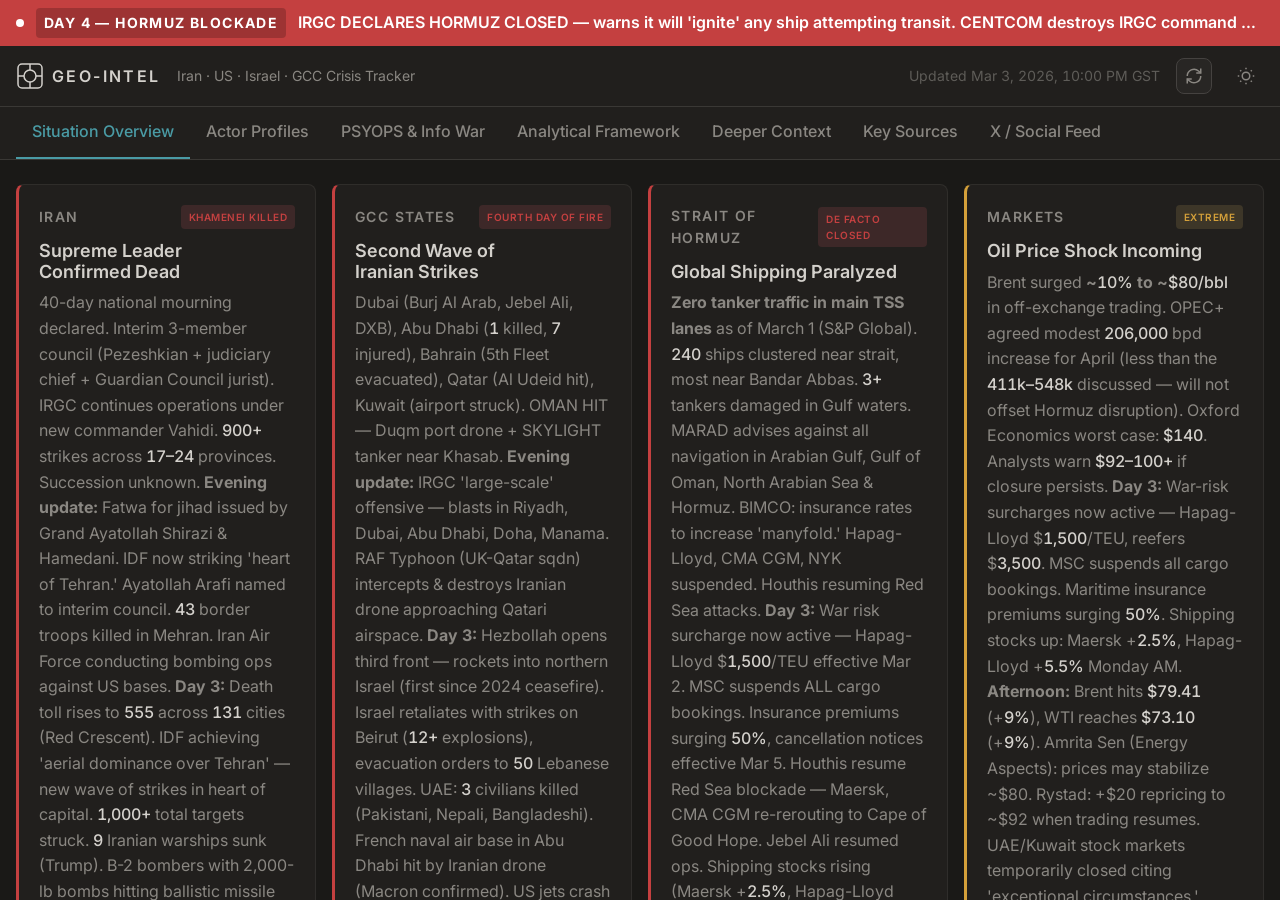
<file: index.html>
<!DOCTYPE html>
<html lang="en" data-theme="dark">
<head>
<meta charset="UTF-8">
<meta name="viewport" content="width=device-width, initial-scale=1.0, viewport-fit=cover">
<meta http-equiv="refresh" content="900">
<title>GEO-INTEL — Iran-US-Israel-GCC Crisis Tracker</title>
<link rel="preconnect" href="https://fonts.googleapis.com">
<link rel="preconnect" href="https://fonts.gstatic.com" crossorigin>
<link href="https://fonts.googleapis.com/css2?family=Inter:wght@400;500;600&family=Source+Serif+4:ital,opsz,wght@0,8..60,400;0,8..60,600;0,8..60,700;1,8..60,400&display=swap" rel="stylesheet">
<link rel="stylesheet" href="./base.css">
<link rel="stylesheet" href="./style.css">
<link rel="stylesheet" href="./dashboard.css">
<link rel="stylesheet" href="./psyops.css">
</head>
<body>
<a href="#main-content" class="sr-only" style="position:absolute;top:0;left:0;padding:var(--space-2) var(--space-4);background:var(--color-primary);color:var(--color-text-inverse);z-index:9999;">Skip to content</a>

<!-- BREAKING BANNER -->
<div class="breaking-banner" role="alert">
<span class="breaking-dot" aria-hidden="true"></span>
<span class="breaking-label">DAY 4 — HORMUZ BLOCKADE</span>
<span class="breaking-text">IRGC DECLARES HORMUZ CLOSED — warns it will 'ignite' any ship attempting transit. CENTCOM destroys IRGC command centers &amp; air defenses. Duqm port fuel tank struck AGAIN. Iraq shuts Rumaila oil field (1.5M bpd). UAE: 186 missiles, 812 drones detected; 3 dead, 68 injured. IRGC claims 'massive' strike on Sheikh Isa base, Bahrain. Brent crude $83.72 (+20%). Hezbollah drone swarm hits Ramat David AB. 150+ ships stranded Day 4. — March 3, 2026, 10:00 PM GST</span>
</div>

<!-- HEADER -->
<header class="site-header">
<div class="header-inner">
<div class="header-left">
<div class="logo" aria-label="GEO-INTEL">
<svg width="28" height="28" viewBox="0 0 28 28" fill="none">
<rect x="2" y="2" width="24" height="24" rx="4" stroke="currentColor" stroke-width="1.5" fill="none"/>
<circle cx="14" cy="14" r="6" stroke="currentColor" stroke-width="1.5" fill="none"/>
<line x1="14" y1="2" x2="14" y2="8" stroke="currentColor" stroke-width="1.5"/>
<line x1="14" y1="20" x2="14" y2="26" stroke="currentColor" stroke-width="1.5"/>
<line x1="2" y1="14" x2="8" y2="14" stroke="currentColor" stroke-width="1.5"/>
<line x1="20" y1="14" x2="26" y2="14" stroke="currentColor" stroke-width="1.5"/>
</svg>
<span class="logo-text">GEO-INTEL</span>
</div>
<span class="header-subtitle">Iran · US · Israel · GCC Crisis Tracker</span>
</div>
<div class="header-right">
<span class="last-updated">Updated Mar 3, 2026, 10:00 PM GST</span>
<button id="refresh-btn" aria-label="Check for updates" class="refresh-btn" title="Check for updates">
<svg width="18" height="18" viewBox="0 0 24 24" fill="none" stroke="currentColor" stroke-width="2">
<path d="M21 2v6h-6"/><path d="M3 12a9 9 0 0 1 15-6.7L21 8"/>
<path d="M3 22v-6h6"/><path d="M21 12a9 9 0 0 1-15 6.7L3 16"/>
</svg>
</button>
<button data-theme-toggle aria-label="Switch to light mode" class="theme-btn">
<svg width="18" height="18" viewBox="0 0 24 24" fill="none" stroke="currentColor" stroke-width="2">
<circle cx="12" cy="12" r="5"/><path d="M12 1v2M12 21v2M4.22 4.22l1.42 1.42M18.36 18.36l1.42 1.42M1 12h2M21 12h2M4.22 19.78l1.42-1.42M18.36 5.64l1.42-1.42"/>
</svg>
</button>
</div>
</div>
</header>

<!-- TAB NAVIGATION -->
<nav class="tab-nav" role="tablist" aria-label="Dashboard sections">
<button role="tab" aria-selected="true" aria-controls="tab-situation" data-tab="situation" class="tab-btn active">Situation Overview</button>
<button role="tab" aria-selected="false" aria-controls="tab-actors" data-tab="actors" class="tab-btn">Actor Profiles</button>
<button role="tab" aria-selected="false" aria-controls="tab-psyops" data-tab="psyops" class="tab-btn">PSYOPS &amp; Info War</button>
<button role="tab" aria-selected="false" aria-controls="tab-analysis" data-tab="analysis" class="tab-btn">Analytical Framework</button>
<button role="tab" aria-selected="false" aria-controls="tab-context" data-tab="context" class="tab-btn">Deeper Context</button>
<button role="tab" aria-selected="false" aria-controls="tab-sources" data-tab="sources" class="tab-btn">Key Sources</button>
<button role="tab" aria-selected="false" aria-controls="tab-social" data-tab="social" class="tab-btn">X / Social Feed</button>
</nav>

<!-- MAIN CONTENT -->
<main id="main-content" class="main-content">

<!-- ================================================
TAB 1: SITUATION OVERVIEW
================================================ -->
<section id="tab-situation" role="tabpanel" class="tab-panel active" aria-labelledby="tab-situation-btn">

<!-- STATUS CARDS -->
<div class="status-cards">
<div class="status-card status-critical">
<div class="status-card-header">
<span class="status-label">IRAN</span>
<span class="status-badge badge-critical">KHAMENEI KILLED</span>
</div>
<h3 class="status-title">Supreme Leader Confirmed Dead</h3>
<p class="status-body">40-day national mourning declared. Interim 3-member council (Pezeshkian + judiciary chief + Guardian Council jurist). IRGC continues operations under new commander Vahidi. <span class="num">900+</span> strikes across <span class="num">17–24</span> provinces. Succession unknown. <strong>Evening update:</strong> Fatwa for jihad issued by Grand Ayatollah Shirazi &amp; Hamedani. IDF now striking 'heart of Tehran.' Ayatollah Arafi named to interim council. <span class="num">43</span> border troops killed in Mehran. Iran Air Force conducting bombing ops against US bases. <strong>Day 3:</strong> Death toll rises to <span class="num">555</span> across <span class="num">131</span> cities (Red Crescent). IDF achieving 'aerial dominance over Tehran' — new wave of strikes in heart of capital. <span class="num">1,000+</span> total targets struck. <span class="num">9</span> Iranian warships sunk (Trump). B-2 bombers with 2,000-lb bombs hitting ballistic missile facilities. Succession accelerating — new leader potentially within 1–2 days (Araghchi). 4-member interim council (added Ghalibaf). Larijani denies any renewed talks with Washington. <strong>Day 3 Afternoon:</strong> Iran Army targets Ali al-Salem Air Base (Kuwait) and 'enemy ships north of India' with <span class="num">15</span> cruise missiles (state TV). Qatar now deploying fighter jets to intercept threats over Gulf waters (previously Patriot only). <span class="num">20+</span> killed at Niloofar Square, Tehran. Trump claims <span class="num">48</span> Iranian officials killed total. Israel mobilizes <span class="num">100,000</span> reservists for 'additional theaters.' <strong>Day 3 Evening:</strong> No major new operational disclosures; focus shifted to second-order impacts — shipping/insurance/diplomacy. IRGC continues autonomous operations under decentralized command. Internet blackout persists. <strong>Day 4 Morning:</strong> IRGC senior adviser Jabari declares Hormuz closed on state TV — 'we will ignite any vessel attempting to cross.' Larijani formally declares Iran will NOT negotiate with US, says Iran 'prepared for prolonged conflict.' US now targeting police stations, Basij bases, and intelligence centers across Tehran including Grand Bazaar complex. US struck <span class="num">1,250+</span> targets in first 48 hours. IDF claims air dominance continues with 'stand-in' munitions dropped directly on Tehran targets. Iran's internet blackout persists. Succession: Arafi named Assembly of Experts chairman; 4-member interim council functioning. Death toll confirmed <span class="num">555</span> across <span class="num">131</span> cities (Red Crescent). Real toll rumored in thousands. Iran had <span class="num">11</span> ships in Gulf of Oman on Day 3 — CENTCOM says that dropped to zero by Day 4 morning. <strong>Day 4 Evening:</strong> CENTCOM announces destruction of IRGC command &amp; control facilities, air defense systems, missile/drone launch sites, and military airfields. <span class="num">13</span> Iranian soldiers killed in Kerman attack; <span class="num">5</span> IRGC air/navy killed in Bushehr strikes. Explosions echo across Tehran, Isfahan, Shiraz overnight. Trump: US can sustain ops 'far beyond' 4–5 weeks. Israel targeting air defense operators &amp; radar personnel directly. Natanz nuclear facility struck again (March 2 satellite imagery shows severe damage to <span class="num">3</span> buildings). Minab school mass funeral held — <span class="num">165</span> schoolgirls/staff mourned, UNESCO condemns. IRGC claims 'massive' strike on US Sheikh Isa base in Bahrain (<span class="num">20</span> drones + <span class="num">3</span> missiles, claims command building destroyed &amp; fuel tanks ablaze — unconfirmed by US).</p>
</div>
<div class="status-card status-critical">
<div class="status-card-header">
<span class="status-label">GCC STATES</span>
<span class="status-badge badge-critical">FOURTH DAY OF FIRE</span>
</div>
<h3 class="status-title">Second Wave of Iranian Strikes</h3>
<p class="status-body">Dubai (Burj Al Arab, Jebel Ali, DXB), Abu Dhabi (<span class="num">1</span> killed, <span class="num">7</span> injured), Bahrain (5th Fleet evacuated), Qatar (Al Udeid hit), Kuwait (airport struck). OMAN HIT — Duqm port drone + SKYLIGHT tanker near Khasab. <strong>Evening update:</strong> IRGC 'large-scale' offensive — blasts in Riyadh, Dubai, Abu Dhabi, Doha, Manama. RAF Typhoon (UK-Qatar sqdn) intercepts &amp; destroys Iranian drone approaching Qatari airspace. <strong>Day 3:</strong> Hezbollah opens third front — rockets into northern Israel (first since 2024 ceasefire). Israel retaliates with strikes on Beirut (<span class="num">12+</span> explosions), evacuation orders to <span class="num">50</span> Lebanese villages. UAE: <span class="num">3</span> civilians killed (Pakistani, Nepali, Bangladeshi). French naval air base in Abu Dhabi hit by Iranian drone (Macron confirmed). US jets crash in Kuwait. Smoke at US Embassy Kuwait. Saudi Arabia intercepting drones at Ras Tanura. <strong>Day 3 Afternoon:</strong> Bahrain activates air-raid alerts, closes Shaikh Khalifa bin Salman Bridge. Kuwait: <span class="num">1</span> killed, smoke at US Embassy, debris at Mina Ahmadi refinery injures <span class="num">2</span> workers. Qatar: <span class="num">16</span> injured, fighter jets now scrambled. UAE: <span class="num">3</span> killed (Pakistani, Nepali, Bangladeshi), <span class="num">58</span> injured total, <span class="num">541</span> drones detected/<span class="num">506</span> intercepted. Bahrain: fire on foreign ship at Salman industrial area from intercepted missile debris. Lebanon: <span class="num">31</span> killed, <span class="num">149</span> injured from Israeli retaliatory strikes on Beirut + south. <strong>Day 3 Evening:</strong> AWS UAE data center struck by 'objects' — sparks, fire, power shut off. AWS Bahrain connectivity issues. Banking platforms (ADCB) affected across region. Saudi shut biggest domestic refinery after drone strike. Putin-MBZ call: both call for ceasefire; Putin to relay UAE complaints to Tehran. UAE told Putin it is NOT being used as a base to attack Iran — key diplomatic messaging. <strong>Day 4 Morning:</strong> Bahrain activates air-raid siren early Tuesday — residents told to move to safe locations. Qatar shoots down <span class="num">2</span> Iranian Su-24 bombers entering its airspace (first air-to-air combat of the conflict — Iran now sending warplanes into GCC airspace). US Embassy in Riyadh struck by drones (NBC). US death toll rises to <span class="num">6</span> — remains of <span class="num">2</span> more recovered from Shuaiba port, Kuwait. <span class="num">3</span> US fighter jets shot down by Kuwaiti air defenses ('apparent friendly fire incident' — crews rescued). Kuwait: <span class="num">97</span> missiles, <span class="num">283</span> drones total since start. UAE: <span class="num">167</span> missiles, <span class="num">541</span> drones detected total. Qatar: <span class="num">92</span> missiles, <span class="num">17</span> drones total. Bahrain: <span class="num">61</span> missiles, <span class="num">34</span> drones. Israel: <span class="num">11</span> dead total. Lebanon: <span class="num">52+</span> killed from Israeli retaliatory strikes. <strong>Day 4 Evening:</strong> Oman: Duqm fuel tank struck AGAIN (2nd attack in 3 days) — damage contained, no casualties. Indian crew member killed on tanker off Muscat coast (MKD VYOM engine room explosion). GCC Secretary General condemns attacks as 'flagrant violation of Oman's sovereignty.' UAE Day 4: <span class="num">186</span> ballistic missiles, <span class="num">812</span> drones, <span class="num">8</span> cruise missiles detected total; <span class="num">172/755/8</span> intercepted; <span class="num">3</span> dead, <span class="num">68</span> injured. Abu Dhabi Musaffah fuel terminal hit by drone — fire contained, no disruption to ADNOC ops. IRGC claims strike on Sheikh Isa Air Base, Bahrain (<span class="num">20</span> drones + <span class="num">3</span> missiles — US has not confirmed). Hezbollah opens wider front: drone swarm hits Ramat David AB &amp; Meron base (radar damaged); rocket barrage on Nafah/Golan. Israel retaliates — <span class="num">59</span> evacuation orders across Lebanon including Dahiyeh; Hezbollah intel chief Hussein Makled killed. Lebanese death toll: <span class="num">52</span> killed, <span class="num">154</span> injured Monday alone. Israel mobilizing for potential ground incursion.</p>
</div>
<div class="status-card status-critical">
<div class="status-card-header">
<span class="status-label">STRAIT OF HORMUZ</span>
<span class="status-badge badge-critical">DE FACTO CLOSED</span>
</div>
<h3 class="status-title">Global Shipping Paralyzed</h3>
<p class="status-body"><strong>Zero tanker traffic in main TSS lanes</strong> as of March 1 (S&amp;P Global). <span class="num">240</span> ships clustered near strait, most near Bandar Abbas. <span class="num">3+</span> tankers damaged in Gulf waters. MARAD advises against all navigation in Arabian Gulf, Gulf of Oman, North Arabian Sea &amp; Hormuz. BIMCO: insurance rates to increase 'manyfold.' Hapag-Lloyd, CMA CGM, NYK suspended. Houthis resuming Red Sea attacks. <strong>Day 3:</strong> War risk surcharge now active — Hapag-Lloyd $<span class="num">1,500</span>/TEU effective Mar 2. MSC suspends ALL cargo bookings. Insurance premiums surging <span class="num">50%</span>, cancellation notices effective Mar 5. Houthis resume Red Sea blockade — Maersk, CMA CGM re-rerouting to Cape of Good Hope. Jebel Ali resumed ops. Shipping stocks rising (Maersk +<span class="num">2.5%</span>, Hapag-Lloyd +<span class="num">5.5%</span>). <strong>Afternoon:</strong> Rystad projects closure 'temporary, 1–2 weeks' but logistical backlog to persist weeks beyond reopening. Wood Mackenzie: 'dual supply shock' — current exports halted AND OPEC+ spare capacity inaccessible. Dryad Global: no official UNCLOS closure communicated, but VHF claims circulating. GPS/AIS signal degradation at Ras Laffan (Qatar). US Treasury could provide insurance guarantees for transit — step taken in past crises. <strong>Day 3 Evening:</strong> Crisis deepens dramatically: <span class="num">150</span> ships stranded near strait (Reuters). <span class="num">40+</span> VLCCs idling (Bloomberg). <span class="num">5</span> tankers now hit total: Stena Imperative (US-flagged, Bahrain port — <span class="num">1</span> shipyard worker killed), MKD VYOM (off Oman coast — <span class="num">1</span> crew killed), Hercules Star (off UAE), SKYLIGHT (Musandam), plus prior incidents. <strong>Insurance crisis:</strong> <span class="num">7</span> major P&amp;I clubs (Gard, Skuld, NorthStandard, London P&amp;I, American Club, Swedish Club, Steamship Mutual) cancel war-risk cover effective March 5. Japan's MS&amp;AD suspended underwriting. Qatar declares force majeure on LNG — <span class="num">13+</span> LNG tankers diverted. European gas prices +<span class="num">25%</span>. <strong>Day 4 Morning:</strong> IRGC adviser Jabari on state TV: 'The Strait of Hormuz is closed. We will not let oil be exported from the region.' Explicit threat to fire on any transiting vessel — upgrades from de facto to declared closure. Exports through Strait dropped to ~<span class="num">4</span> mbpd from ~<span class="num">16</span> mbpd (normal). CENTCOM confirms Iran's <span class="num">11</span> naval vessels in Gulf of Oman dropped to zero by Monday evening. <span class="num">4</span> commercial tankers struck in first 36 hours: Hercules Star (off UAE), Skylight (Musandam), MKD Vyom (off Oman — <span class="num">1</span> crew killed), Stena Imperative (Bahrain — struck while moored in port). Windward intelligence: targeting pattern consistent with 'area denial' — not precision/affiliation targeting. GPS/AIS signal degradation continues. Only <span class="num">1</span> small tanker and <span class="num">1</span> cargo vessel observed transiting early Mar 2 UTC. <strong>Day 4 Evening:</strong> Hormuz closed for 4th consecutive day. Greek shipping minister calls situation 'alarming' — <span class="num">10</span> Greek-flagged ships inside Gulf, <span class="num">325+</span> Greek-interest vessels in wider area. Greece preparing repatriation plans for stranded nationals (airspace closures complicating). Iraq shuts down Rumaila — largest oil field (<span class="num">1.5M</span> bpd) — no tankers available, storage at capacity. West Qurna 2 also halted (~<span class="num">460,000</span> bpd). Ceyhan pipeline exports suspended. Iraq losing <span class="num">~36%</span> of total output. Kurdistan fields also halted precautionarily. Drone strike on UAE's Fujairah port (largest export terminal outside Hormuz) — no confirmed structural damage. Wikipedia now has dedicated article: <a href="https://en.wikipedia.org/wiki/2026_Strait_of_Hormuz_crisis" target="_blank">2026 Strait of Hormuz crisis</a>.</p>
</div>
<div class="status-card status-warning">
<div class="status-card-header">
<span class="status-label">MARKETS</span>
<span class="status-badge badge-warning">EXTREME</span>
</div>
<h3 class="status-title">Oil Price Shock Incoming</h3>
<p class="status-body">Brent surged <strong>~<span class="num">10%</span> to ~<span class="num">$80/bbl</span></strong> in off-exchange trading. OPEC+ agreed modest <span class="num">206,000</span> bpd increase for April (less than the <span class="num">411k–548k</span> discussed — will not offset Hormuz disruption). Oxford Economics worst case: <span class="num">$140</span>. Analysts warn <span class="num">$92–100+</span> if closure persists. <strong>Day 3:</strong> War-risk surcharges now active — Hapag-Lloyd $<span class="num">1,500</span>/TEU, reefers $<span class="num">3,500</span>. MSC suspends all cargo bookings. Maritime insurance premiums surging <span class="num">50%</span>. Shipping stocks up: Maersk +<span class="num">2.5%</span>, Hapag-Lloyd +<span class="num">5.5%</span> Monday AM. <strong>Afternoon:</strong> Brent hits <span class="num">$79.41</span> (+<span class="num">9%</span>), WTI reaches <span class="num">$73.10</span> (+<span class="num">9%</span>). Amrita Sen (Energy Aspects): prices may stabilize ~$80. Rystad: +$20 repricing to ~$92 when trading resumes. UAE/Kuwait stock markets temporarily closed citing 'exceptional circumstances.' <span class="num">~15M</span> bpd crude transits Hormuz = <span class="num">30%</span> of global seaborne trade at risk. <strong>Day 3 Evening:</strong> Brent hit $<span class="num">82.37</span> intraday (+<span class="num">13%</span>), settled ~$<span class="num">78.43</span> (+<span class="num">7.6%</span>). European natural gas +<span class="num">25%</span>. Saudi Arabia shut biggest domestic refinery after drone strike. Qatar force majeure on LNG exports. Insurance collapse accelerating: <span class="num">7</span> P&amp;I clubs withdrawing war-risk cover Mar 5. Japan's MS&amp;AD suspended underwriting entirely. <strong>Day 4 Morning:</strong> Brent crude $<span class="num">79.65</span> (+<span class="num">15%</span> from pre-conflict). WTI $<span class="num">71.03</span>. European natural gas +<span class="num">25%</span>. Goldman estimates ~$<span class="num">18</span>/bbl risk premium baked in. Citi sees $<span class="num">80-90</span> near-term range. If closure persists: analysts project Brent $<span class="num">92-100+</span>. Trading Economics projects $<span class="num">80.77</span> by end of quarter, $<span class="num">88.47</span> in 12 months. OPEC+ April increase of <span class="num">206,000</span> bpd will not offset Hormuz disruption. Saudi Aramco Ras Tanura refinery (biggest domestic) still shut after drone strike. Only <span class="num">4</span> tankers visible at Ras Tanura (normally dozens). UAE/Kuwait stock markets remain closed citing 'exceptional circumstances.' <strong>Day 4 Evening:</strong> Brent crude surges to $<span class="num">83.72</span> intraday (+<span class="num">20%</span> from pre-conflict), settling ~$<span class="num">78.83</span>. WTI hits $<span class="num">77</span>+ intraday, settles ~$<span class="num">72</span>. Iraq's Rumaila shutdown removes <span class="num">1.5M</span> bpd from market — <span class="num">36%</span> of Iraq's output gone. West Qurna 2 halted (<span class="num">460K</span> bpd). Total Iraqi disruption approaching <span class="num">~2M</span> bpd. IG analyst Sycamore: 'no rapid de-escalation in view… room for further upside risks.' Trading Economics forecasts Brent $<span class="num">80.77</span> end-Q1, $<span class="num">88.47</span> in 12 months. Fujairah port (key Hormuz bypass) targeted by drone — no major damage confirmed. China pressing Iran not to disrupt Qatar/Hormuz exports (Iran International). Dual supply shock deepening: current flows halted AND OPEC+ spare capacity inaccessible behind closed strait.</p>
</div>
</div>

<!-- KEY METRICS ROW -->
<div class="key-metrics">
<div class="metric-card metric-critical">
<div class="metric-value">150+ Ships</div>
<div class="metric-label">Stranded Near Hormuz</div>
</div>
<div class="metric-card metric-critical">
<div class="metric-value">6+ Tankers</div>
<div class="metric-label">Hit — 2 Seafarers Killed</div>
</div>
<div class="metric-card metric-critical">
<div class="metric-value">7 Insurers</div>
<div class="metric-label">Cancel War-Risk Cover Mar 5</div>
</div>
<div class="metric-card metric-warning">
<div class="metric-value">$83.72 (+20%)</div>
<div class="metric-label">Brent Crude (Pre-Conflict +20%)</div>
</div>
<div class="metric-card metric-critical">
<div class="metric-value">~2M bpd</div>
<div class="metric-label">Iraq Oil Output Halted (Rumaila+)</div>
</div>
<div class="metric-card metric-warning">
<div class="metric-value">LNG Force Maj.</div>
<div class="metric-label">Qatar LNG Exports Halted</div>
</div>
</div>

<!-- ESCALATION TIMELINE -->
<div class="section-block">
<h2 class="section-heading">Escalation Timeline</h2>
<p class="section-subhead">June 2025 — March 3, 2026</p>
<div class="timeline">
<div class="timeline-item">
<div class="timeline-date">Jun 2025</div>
<div class="timeline-content">
<div class="timeline-title">12-Day War</div>
<div class="timeline-desc">US-Israel strike Iran nuclear sites. Significant damage to Natanz and Fordow. Iran fires limited missiles at US base in Qatar at conclusion.</div>
</div>
</div>
<div class="timeline-item">
<div class="timeline-date">Sep 2025</div>
<div class="timeline-content">
<div class="timeline-title">UN Snapback Sanctions</div>
<div class="timeline-desc">Full UN sanctions reimposed on Iran. Economic isolation deepens. Oil exports collapse through official channels.</div>
</div>
</div>
<div class="timeline-item">
<div class="timeline-date">Nov 2025</div>
<div class="timeline-content">
<div class="timeline-title">Iran Cuts Fuel Subsidies</div>
<div class="timeline-desc">Regime slashes fuel subsidies amid economic crisis. Immediate public backlash.</div>
</div>
</div>
<div class="timeline-item timeline-critical">
<div class="timeline-date">Dec 28, 2025</div>
<div class="timeline-content">
<div class="timeline-title">Massive Protests Begin</div>
<div class="timeline-desc">Largest protests since 1979 Revolution. Millions take to streets. Regime imposes near-total internet blackout. Security forces shoot to kill. <span class="num">7,000+</span> killed, <span class="num">50,000</span> detained.</div>
</div>
</div>
<div class="timeline-item">
<div class="timeline-date">Jan 28, 2026</div>
<div class="timeline-content">
<div class="timeline-title">Trump Announces "Armada"</div>
<div class="timeline-desc">Largest US force projection since 2003. USS Abraham Lincoln and Gerald R. Ford carrier strike groups deployed to Persian Gulf.</div>
</div>
</div>
<div class="timeline-item">
<div class="timeline-date">Feb 6–17</div>
<div class="timeline-content">
<div class="timeline-title">Oman-Mediated Talks — Rounds 1&amp;2</div>
<div class="timeline-desc">Witkoff/Kushner-led delegations in Muscat and Geneva. Initial framework discussed. Progress reported but gaps remain.</div>
</div>
</div>
<div class="timeline-item timeline-warning">
<div class="timeline-date">Feb 26</div>
<div class="timeline-content">
<div class="timeline-title">Round 3 — Geneva — No Deal</div>
<div class="timeline-desc">Third round collapses. Iran demands immediate sanctions relief. US demands irreversible dismantlement. Both walk away.</div>
</div>
</div>
<div class="timeline-item timeline-warning">
<div class="timeline-date">Feb 27</div>
<div class="timeline-content">
<div class="timeline-title">Albusaidi Meets Vance — "Peace Within Reach"</div>
<div class="timeline-desc">Oman FM meets VP Vance in DC for last-ditch effort. Declares deal "within reach." Vienna talks scheduled for following Monday. Strike date already set "weeks ago."</div>
</div>
</div>
<div class="timeline-item timeline-critical">
<div class="timeline-date">Feb 28</div>
<div class="timeline-content">
<div class="timeline-title">Operation Epic Fury / Roaring Lion — Day 1</div>
<div class="timeline-desc">Strikes begin at 9:45 AM IRST. IAF: ~200 jets, 500 targets, 1,200+ bombs. CENTCOM: Tomahawks, ATACMS, Task Force Scorpion, B-2 bunker-busters. 900+ strikes in first 12 hours. Iran retaliates — missiles hit Dubai, Bahrain, Qatar, Kuwait, Abu Dhabi.</div>
</div>
</div>
<div class="timeline-item timeline-critical">
<div class="timeline-date">Mar 1 — AM</div>
<div class="timeline-content">
<div class="timeline-title">Khamenei Death Confirmed — Day 2</div>
<div class="timeline-desc">Iranian state media confirms Supreme Leader killed in Feb 28 strikes. 40-day mourning declared. Interim 3-member council formed. IRGC launches second wave — Oman struck for first time (Duqm port + SKYLIGHT tanker).</div>
</div>
</div>
<div class="timeline-item timeline-warning">
<div class="timeline-date">Mar 1 — PM</div>
<div class="timeline-content">
<div class="timeline-title">OPEC+ Emergency Meeting + Hormuz De Facto Closed</div>
<div class="timeline-desc">OPEC+ 8-member core convenes at 11:00 GMT. Agreed modest 206,000 bpd increase for April (below 411k–548k discussed). Hormuz traffic collapses — 40–50% drop by 7:30pm UTC Feb 28, near-zero by Mar 1. 240 ships anchored near Bandar Abbas. Houthis announce Red Sea attack resumption.</div>
</div>
</div>
<div class="timeline-item timeline-critical">
<div class="timeline-date">Mar 1 Eve</div>
<div class="timeline-content">
<div class="timeline-title">First US Casualties — IRGC Escalates</div>
<div class="timeline-desc">Pentagon confirms <strong>3 US troops killed, 5 seriously wounded</strong> during Op Epic Fury — US Army installation in Kuwait among bases targeted. IRGC launches 'most ferocious offensive in history of Iranian armed forces' — blasts in Riyadh, Dubai, Abu Dhabi, Doha, Manama, Jerusalem, Tel Aviv. <strong>9 killed in Beit Shemesh, Israel.</strong> Grand Ayatollah Shirazi issues fatwa for global jihad. IDF strikes 'heart of Tehran.' Hormuz shipping fully halted — 240 vessels anchored. RAF Typhoon intercepts Iranian drone near Qatar.</div>
</div>
</div>
<div class="timeline-item timeline-critical">
<div class="timeline-date">Mar 2 — AM</div>
<div class="timeline-content">
<div class="timeline-title">Hezbollah Opens Third Front — War Reaches Europe</div>
<div class="timeline-desc">Hezbollah fires rockets at northern Israel — first attack since 2024 ceasefire. Israel retaliates: strikes on Beirut, evacuation orders to <span class="num">50</span> villages. RAF Akrotiri (Cyprus) struck by Iranian drone — first attack on European NATO territory. Several US jets crash in Kuwait. Smoke at US Embassy Kuwait. Iran death toll: <span class="num">555</span> across <span class="num">131</span> cities. Trump: operation could last 'four weeks or less.' French naval base in UAE hit. IDF claims 'aerial dominance over Tehran.'</div>
</div>
</div>
<div class="timeline-item timeline-critical">
<div class="timeline-date">Mar 2 — PM</div>
<div class="timeline-content">
<div class="timeline-title">GCC-Wide Casualties Mount — Bahrain Emergency</div>
<div class="timeline-desc">Bahrain activates air-raid alerts, closes Shaikh Khalifa bin Salman Bridge. Kuwait: <span class="num">1</span> civilian killed, smoke at US Embassy, debris at refinery. Qatar deploys fighter jets (upgrading from Patriot-only defense). UAE total: <span class="num">3</span> killed, <span class="num">58</span> injured, <span class="num">541</span> drones detected. Iran targets Ali al-Salem with <span class="num">15</span> cruise missiles. Israel mobilizes <span class="num">100,000</span> reservists. Brent crude hits $<span class="num">79.41</span> (+9%). Lebanon: <span class="num">31</span> killed in Israeli strikes on Beirut after Hezbollah rocket attack.</div>
</div>
</div>
<div class="timeline-item timeline-critical">
<div class="timeline-date">Mar 2 — Eve</div>
<div class="timeline-content">
<div class="timeline-title">Hormuz Insurance Collapse — Shipping Crisis Deepens</div>
<div class="timeline-desc"><span class="num">150</span> ships stranded near Hormuz. <span class="num">5</span> tankers hit, <span class="num">2</span> seafarers killed (Stena Imperative near Bahrain; MKD VYOM off Oman). <span class="num">7</span> P&amp;I clubs cancel war-risk cover effective Mar 5. Qatar declares force majeure on LNG. AWS data centers in UAE/Bahrain struck. Brent hit $<span class="num">82.37</span> (+13%). Putin-MBZ call for ceasefire. UAE tells Putin it's NOT being used as base to attack Iran.</div>
</div>
</div>
</div>
<div class="timeline-item timeline-critical">
<div class="timeline-date">Mar 3 PM</div>
<div class="timeline-content">
<div class="timeline-title">Day 4 — Evening: Iraq Shuts Rumaila, Duqm Hit Again</div>
<div class="timeline-desc">CENTCOM destroys IRGC C2 facilities, air defenses, airfields. Iraq shuts <span class="num">1.5M</span> bpd Rumaila + <span class="num">460K</span> bpd West Qurna 2 — no tankers available. Duqm fuel tank struck 2nd time. IRGC claims Sheikh Isa base (Bahrain) destroyed. Hezbollah drone swarm hits Ramat David AB. Brent $83.72 (+20%). Greek minister: situation "alarming" — <span class="num">150+</span> ships stranded Day 4.</div>
</div>
</div>
</div>
</section>

<!-- ================================================
TAB 2: ACTOR PROFILES
================================================ -->
<section id="tab-actors" role="tabpanel" class="tab-panel" hidden aria-labelledby="tab-actors-btn">
<div class="actor-grid">

<!-- IRAN -->
<div class="actor-card actor-critical">
<div class="actor-header">
<h3 class="actor-name">Iran</h3>
<span class="status-badge badge-critical">KHAMENEI DEAD</span>
</div>
<div class="actor-body">
<div class="actor-field">
<span class="field-label">Leadership</span>
<span class="field-value">Khamenei KILLED Feb 28. Interim 3-member council (Pezeshkian + judiciary chief Mohseni-Eje'i + Guardian Council jurist). Vahidi named IRGC commander. Assembly of Experts to select permanent successor. <strong>Day 3:</strong> Araghchi: new leader 'within 1–2 days.' Council expanded to 4: Arafi + Pezeshkian + Mohseni-Eje'i + Speaker Ghalibaf. Larijani denies any negotiations with Washington despite Trump claiming openness to talks.</span>
</div>
<div class="actor-field">
<span class="field-label">Succession Probability</span>
<span class="field-value">
<div class="succession-table-wrapper">
<table class="succession-table">
<thead><tr><th>Scenario</th><th>Probability</th></tr></thead>
<tbody>
<tr>
<td>IRGC collective leadership consolidation</td>
<td><div class="prob-bar-container"><div class="prob-bar"><div class="prob-bar-fill critical" style="width:35%"></div></div><span class="prob-pct">35%</span></div></td>
</tr>
<tr>
<td>Prolonged factional struggle</td>
<td><div class="prob-bar-container"><div class="prob-bar"><div class="prob-bar-fill warning" style="width:30%"></div></div><span class="prob-pct">30%</span></div></td>
</tr>
<tr>
<td>Popular uprising uses vacuum</td>
<td><div class="prob-bar-container"><div class="prob-bar"><div class="prob-bar-fill" style="width:25%"></div></div><span class="prob-pct">25%</span></div></td>
</tr>
<tr>
<td>State collapse scenario</td>
<td><div class="prob-bar-container"><div class="prob-bar"><div class="prob-bar-fill success" style="width:10%"></div></div><span class="prob-pct">10%</span></div></td>
</tr>
</tbody>
</table>
</div>
</span>
</div>
<div class="actor-field">
<span class="field-label">Economy</span>
<span class="field-value">Rial collapsed <span class="num">99.995%</span> since 1979 (<span class="num">1,660,000</span>/USD). Inflation <span class="num">62.2%</span>. Food inflation <span class="num">70%</span>.</span>
</div>
<div class="actor-field">
<span class="field-label">Military</span>
<span class="field-value">IRGC continues operations autonomously — 32 provincial units pre-designed to function post-decapitation. "No clear authority to decide when to cease" — Forbes. <span class="num">40+</span> officials killed including IRGC Commander Pakpour, Chief of Staff Mousavi, Defense Minister. <strong>Evening:</strong> IRGC announces 'most ferocious offensive in history of Iranian armed forces.' Iran Air Force conducting bombing operations against US bases in Gulf and Kurdistan. <strong>Day 3:</strong> <span class="num">555</span> killed, <span class="num">131</span> cities hit. IDF claims aerial dominance over Tehran — new strikes in capital center. B-2 bombers hitting ballistic missile facilities. <span class="num">9</span> warships sunk (US claim). Iraqi Shia militia conducting drone attacks on US troops at Baghdad airport.</span>
</div>
<div class="actor-field">
<span class="field-label">Religious Escalation</span>
<span class="field-value"><strong>Grand Ayatollah Makarem Shirazi</strong> (99 yrs, one of most senior clerics in Qom) issued fatwa declaring jihad against US/Israel — "religious duty of all Muslims worldwide to eliminate the evil of these criminals from the Earth." <strong>Ayatollah Nouri Hamedani:</strong> "mandatory for Muslims to avenge the blood." <strong>Ayatollah Arafi</strong> named to interim leadership council alongside Pezeshkian. President Pezeshkian: Khamenei's killing is "declaration of war against Muslims."</span>
</div>
<div class="actor-field">
<span class="field-label">Nuclear</span>
<span class="field-value">Enrichment capacity hit by B-2 bunker-busters at Fordow, Natanz, Isfahan. Extent of destruction contested. IAEA cannot verify. Pre-strike: enough fissile material for weapon within one week.</span>
</div>
</div>
</div>

<!-- UNITED STATES -->
<div class="actor-card actor-primary">
<div class="actor-header">
<h3 class="actor-name">United States</h3>
<span class="status-badge badge-teal">OFFENSIVE OPERATIONS</span>
</div>
<div class="actor-body">
<div class="actor-field">
<span class="field-label">Strategy</span>
<span class="field-value">Maximum pressure + explicit regime change rhetoric. "When we are finished, take over your government." <strong>CRITICAL UPDATE:</strong> Zero US casualties claim no longer valid — see Casualties below. <strong>Day 3:</strong> Trump: operation 'four weeks or less.' Claims <span class="num">9</span> warships sunk, naval HQ 'largely destroyed,' 'entire military command gone.' Says 'more casualties' likely. B-2 bombers striking ballistic missile facilities.</span>
</div>
<div class="actor-field">
<span class="field-label">Casualties — CRITICAL</span>
<span class="field-value"><strong style="color: var(--color-critical);">3 US service members killed in action, 5 seriously wounded</strong> during Operation Epic Fury (Pentagon confirmed Sunday evening). Additional troops sustained minor shrapnel injuries/concussions. <strong>US Army installation in Kuwait</strong> among bases targeted. Pentagon: "Major combat operations continue." <strong>Day 3:</strong> Several F-15E jets crashed in Kuwait (all crew survived). Smoke reported at US Embassy Kuwait.</span>
</div>
<div class="actor-field">
<span class="field-label">Operations</span>
<span class="field-value">Op Epic Fury: ATACMS, Tomahawks (TLAMs), Task Force Scorpion suicide drones, B-2 bombers with GBU-57 bunker-busters vs Fordow/Natanz/Isfahan. <span class="num">900+</span> strikes first 12 hrs. Day 2: 30+ new targets, Tehran Revolutionary Court destroyed.</span>
</div>
<div class="actor-field">
<span class="field-label">Diplomacy</span>
<span class="field-value">Witkoff/Kushner led talks (bypassing Rubio). 3 rounds failed. Strike date set "weeks ago" while Oman channel was active. US Ambassador Waltz listed no regime change objective at UNSC — contradicting Trump's public messaging.</span>
</div>
<div class="actor-field">
<span class="field-label">Key Figures</span>
<span class="field-value">Trump (Truth Social 2:30 AM video), Witkoff, Kushner, Rubio (sidelined), Gen. Caine (raised munitions sustainability concerns), VP Vance (met Albusaidi Feb 27).</span>
</div>
</div>
</div>

<!-- ISRAEL -->
<div class="actor-card actor-primary">
<div class="actor-header">
<h3 class="actor-name">Israel</h3>
<span class="status-badge badge-teal">ACTIVE OPERATIONS</span>
</div>
<div class="actor-body">
<div class="actor-field">
<span class="field-label">Operation</span>
<span class="field-value">Op Roaring Lion (opening phase: Op Genesis). <span class="num">200</span> jets, <span class="num">500</span> targets, <span class="num">1,200+</span> bombs in 24 hrs — largest IAF combat sortie in history. <strong>Evening update:</strong> IDF announces strikes in <strong>center/heart of Tehran</strong> for first time (previously periphery). Claims 'achieved air superiority' and 'opened the path to Tehran.' IDF spokesman: "eliminated <span class="num">40</span> senior commanders, including Khamenei, in one minute in two different locations over a thousand miles from Israel in broad daylight." <span class="num">43</span> Iranian security forces killed at border regiment HQ in Mehran (near Iraq).</span>
</div>
<div class="actor-field">
<span class="field-label">Mobilization</span>
<span class="field-value">Tens of thousands of reservists called up. Large-scale ground force reinforcement across all sectors. Special forces deployed for various offensive/defensive scenarios.</span>
</div>
<div class="actor-field">
<span class="field-label">Messaging</span>
<span class="field-value">Netanyahu's explicit Purim/Haman invocation. Ethnic segmentation: addressed Persians, Kurds, Azeris, Baluch, Ahwazis separately. "Pilots of the free world" civilizational framing.</span>
</div>
<div class="actor-field">
<span class="field-label">Domestic</span>
<span class="field-value">Netanyahu's legal challenges suspended during wartime. Attacking Iran "a point of consensus in Israeli politics" — Al Jazeera. Elections this year; national unity consolidates political position. <strong>Evening:</strong> <span class="num">9</span> killed in Beit Shemesh from Iranian missiles. IDF claims 'air superiority achieved.'</span>
</div>
</div>
</div>

<!-- SAUDI ARABIA -->
<div class="actor-card actor-warning">
<div class="actor-header">
<h3 class="actor-name">Saudi Arabia</h3>
<span class="status-badge badge-warning">STRATEGIC AMBIGUITY</span>
</div>
<div class="actor-body">
<div class="actor-field">
<span class="field-label">Sequential Messaging</span>
<span class="field-value">Step 1 (pre-strike): MBS calls Pezeshkian, denies airspace → Islamic solidarity signal. Step 2 (during): Silence = tacit acquiescence. Step 3 (post-retaliation): "Brutal Iranian aggression" condemnation → alliance over solidarity.</span>
</div>
<div class="actor-field">
<span class="field-label">Assessment</span>
<span class="field-value">Saudi Arabia chose the US alliance structure over Muslim solidarity the moment Iranian missiles hit Arab soil. Years of Gulf-Iran détente (2023 China-brokered deal) reversed in 72 hours.</span>
</div>
<div class="actor-field">
<span class="field-label">Pre-emptive Action</span>
<span class="field-value">Surged oil exports to <span class="num">7.3M</span> bpd average in first 24 days of February — highest in nearly 3 years. Holds <span class="num">~1.8M</span> bpd spare capacity for market stabilization.</span>
</div>
<div class="actor-field">
<span class="field-label">Mega-Deal</span>
<span class="field-value">$1T investment pledge, Major Non-NATO Ally status, F-35s, 123 nuclear agreement — all contingent on current US relationship. Saudi Arabia cannot afford to alienate Washington.</span>
</div>
</div>
</div>

<!-- UAE -->
<div class="actor-card actor-critical">
<div class="actor-header">
<h3 class="actor-name">UAE</h3>
<span class="status-badge badge-critical">DIRECTLY HIT</span>
</div>
<div class="actor-body">
<div class="actor-field">
<span class="field-label">Scale of Attack</span>
<span class="field-value">Iran fired <span class="num">137</span> ballistic missiles + <span class="num">209</span> drones. UAE intercepted <span class="num">195/209</span> drones; <span class="num">14</span> landed in UAE territory.</span>
</div>
<div class="actor-field">
<span class="field-label">Damage</span>
<span class="field-value">Burj Al Arab (facade fire). Fairmont Palm (<span class="num">4</span> injured, fire). Jebel Ali port (berth fire). DXB airport suspended (<span class="num">4</span> staff injured). Abu Dhabi Zayed Intl — <span class="num">1</span> killed, <span class="num">7</span> injured. Al Dhafra AB targeted. Schools remote Mon–Wed.</span>
</div>
<div class="actor-field">
<span class="field-label">Strategic Exposure</span>
<span class="field-value">Dubai airport + Jebel Ali port = <span class="num">~60%</span> of emirate revenues. Hub reputation as regional safe haven directly threatened. Abraham Accords intact but under extreme strain.</span>
</div>
<div class="actor-field">
<span class="field-label">Day 3 Total Impact</span>
<span class="field-value"><span class="num">3</span> expatriate workers killed (Pakistani, Nepali, Bangladeshi). <span class="num">58</span> injured total (17 nationalities). <span class="num">165</span> ballistic missiles detected: <span class="num">152</span> destroyed, <span class="num">13</span> fell into sea. <span class="num">2</span> cruise missiles destroyed. <span class="num">541</span> drones detected: <span class="num">506</span> intercepted, <span class="num">35</span> struck territory. Jebel Ali resumed operations (all 4 terminals). UAE/Kuwait stock markets temporarily closed. French naval air base in Abu Dhabi hit. Schools remote Mon–Wed extended.</span>
</div>
<div class="actor-field">
<span class="field-label">Day 3 Evening — Infrastructure &amp; Diplomacy</span>
<span class="field-value">AWS UAE data center struck — sparks, fire, power cut. AWS Bahrain connectivity issues. ADCB banking platform outages. Putin-MBZ phone call: both call for ceasefire and return to diplomacy. UAE told Putin it is NOT being used as a base to attack Iran — key message to Tehran. Putin agreed to relay UAE complaints to Iranian leadership. Stena Imperative (US-flagged tanker) hit at Bahrain port near UAE waters — <span class="num">1</span> shipyard worker killed. Hercules Star tanker hit off UAE coast.</span>
</div>
</div>
</div>

<!-- OMAN -->
<div class="actor-card actor-critical">
<div class="actor-header">
<h3 class="actor-name">Oman</h3>
<span class="status-badge badge-critical">DIRECTLY HIT</span>
</div>
<div class="actor-body">
<div class="actor-field">
<span class="field-label">Duqm Port Strike</span>
<span class="field-value">Two drones hit commercial port at Duqm (Al Wusta Governorate) — first attack on Omani soil. One foreign worker injured. Debris near fuel storage tanks. Bunkering suspended. US/UK naval facility adjacent.</span>
</div>
<div class="actor-field">
<span class="field-label">SKYLIGHT Tanker</span>
<span class="field-value">MV SKYLIGHT (Palau-flagged) struck <span class="num">5nm</span> north of Khasab port, Musandam — at Hormuz entrance. <span class="num">4</span> crew injured of 20 total (<span class="num">15</span> Indian, <span class="num">5</span> Iranian nationals). First maritime strike in Strait of Hormuz.</span>
</div>
<div class="actor-field">
<span class="field-label">FM Albusaidi</span>
<span class="field-value">"I am dismayed. Active and serious negotiations have yet again been undermined." — Condemned US-Israel strikes AND Iranian retaliation on GCC states. Oman now the ONLY actor to have condemned both sides.</span>
</div>
<div class="actor-field">
<span class="field-label">Mediation Role</span>
<span class="field-value">Track record destroyed: two data points (Jun 2025 + Feb 2026) of strikes mid-negotiation through Oman. Strike date set "several weeks ago" while Omani channel was active. Future Iranian regimes have structural reasons to distrust Oman-mediated processes.</span>
</div>
<div class="actor-field">
<span class="field-label">Day 3 Evening — Maritime Crisis</span>
<span class="field-value">MKD VYOM (Marshall Islands-flagged) hit by projectile off Oman coast — <span class="num">1</span> crew member killed (Reuters). Second tanker casualty near Omani waters after SKYLIGHT. Oman News Agency confirmed military/security coordination for SKYLIGHT rescue. Musandam approaches increasingly dangerous — tanker attacks establishing pattern near Khasab.</span>
</div>
</div>
</div>

<!-- QATAR -->
<div class="actor-card actor-critical">
<div class="actor-header">
<h3 class="actor-name">Qatar</h3>
<span class="status-badge badge-critical">UNDER FIRE</span>
</div>
<div class="actor-body">
<div class="actor-field">
<span class="field-label">Al Udeid Strike</span>
<span class="field-value"><span class="num">65</span> ballistic missiles + <span class="num">12</span> drones intercepted. <span class="num">2</span> missiles hit Al Udeid (largest US base in region). IRGC claims US radar "completely destroyed." <span class="num">8</span> injured. US CENTCOM: no casualties, minimal damage.</span>
</div>
<div class="actor-field">
<span class="field-label">Aviation</span>
<span class="field-value">Hamad International Airport closed. Qatar Airways suspended all operations. Update expected Mar 2 at 09:00 Doha time. <span class="num">41%</span> of Saturday flights cancelled.</span>
</div>
<div class="actor-field">
<span class="field-label">Response</span>
<span class="field-value">Summoned Iran's ambassador. Described attack as "flagrant violation of national sovereignty" and "unacceptable escalation." Continues Gaza mediation — diplomatic channels strained but intact.</span>
</div>
<div class="actor-field">
<span class="field-label">Day 3 Escalation</span>
<span class="field-value"><span class="num">16</span> injured in ongoing strikes. Qatar now deploying fighter jets to intercept threats over Gulf waters — upgrading from Patriot missile defense only. GPS signal degradation reported at Ras Laffan port. Shrapnel fire in industrial area from intercepted missile. Qatar Airways flights remain halted. Ministry of Transport urging shipping lines to continue operations.</span>
</div>
<div class="actor-field">
<span class="field-label">Day 3 Evening — LNG Crisis</span>
<span class="field-value">Qatar declares <strong>force majeure on LNG exports</strong> — <span class="num">13+</span> LNG tankers diverted away from Gulf. Qatar is world's largest LNG exporter; this has immediate European and Asian energy market impact. European gas prices +<span class="num">25%</span>. GPS/AIS signal degradation at Ras Laffan port continuing — complicating even non-Hormuz-transit operations.</span>
</div>
</div>
</div>

<!-- BAHRAIN -->
<div class="actor-card actor-critical">
<div class="actor-header">
<h3 class="actor-name">Bahrain</h3>
<span class="status-badge badge-critical">5TH FLEET TARGETED</span>
</div>
<div class="actor-body">
<div class="actor-field">
<span class="field-label">NSA Bahrain Strike</span>
<span class="field-value">Direct strikes on Naval Support Activity Bahrain — home of US 5th Fleet HQ and NAVCENT. Videos show drone striking radar inside white dome. Personnel evacuated to hotel accommodations. Crowne Plaza Manama struck on Day 2.</span>
</div>
<div class="actor-field">
<span class="field-label">Intercepts</span>
<span class="field-value"><span class="num">45</span> missiles + <span class="num">9</span> drones intercepted (incl. Shahed-136 type). Bahrain airport hit (material damage, no casualties). Khalifa Bin Salman port + Sitrah fully suspended.</span>
</div>
<div class="actor-field">
<span class="field-label">Scale</span>
<span class="field-value">NSA Bahrain hosts ~<span class="num">8,300</span> sailors and hundreds of military family members. DoD school cancelled in-person classes for the week. Described strikes as "treacherous attacks" — "clear violation of sovereignty."</span>
</div>
<div class="actor-field">
<span class="field-label">Day 3 Escalation</span>
<span class="field-value">Air-raid alerts activated nationwide. Shaikh Khalifa bin Salman Bridge closed. Fire on foreign ship at Salman industrial area from intercepted missile debris. Maritime facility near Mina Salman port targeted (Sunday evening). KBSP and Bahrain Steel not operating — no written advisory issued.</span>
</div>
</div>
</div>

<!-- KUWAIT -->
<div class="actor-card actor-critical">
<div class="actor-header">
<h3 class="actor-name">Kuwait</h3>
<span class="status-badge badge-critical">US KIA — 3 KILLED</span>
</div>
<div class="actor-body">
<div class="actor-field">
<span class="field-label">Military</span>
<span class="field-value">Ali Al-Salem Air Base targeted. Italian FM: "significant damage" to runway. <span class="num">3</span> Kuwaiti soldiers injured by shrapnel. <strong style="color: var(--color-critical);">3 US service members killed, 5 seriously wounded</strong> at US Army installation in Kuwait — Pentagon confirmed Sunday evening. First US KIA of the conflict. <strong>Day 3:</strong> Several US F-15E jets crashed near Ali Al Salem Air Base (all crew survived, evacuated to hospital in stable condition). Smoke reported at US Embassy Kuwait City — Embassy advised people to stay away. <strong>Afternoon:</strong> Iran Army fires <span class="num">15</span> cruise missiles at Ali al-Salem. <span class="num">1</span> civilian killed. Debris at Mina Ahmadi refinery injures <span class="num">2</span> workers. Kuwait air defenses intercept drones near Rumaithiya and Salwa areas. Crashing jet visible with smoke in al-Jahra city (<span class="num">32km</span> west of Kuwait City).</span>
</div>
<div class="actor-field">
<span class="field-label">Civilian</span>
<span class="field-value">Drone struck Kuwait airport Terminal One — <span class="num">9</span> injured (stable). Terminals 1, 4, 5 evacuated. Shuaiba port fully suspended, vessels evacuated to anchorage.</span>
</div>
<div class="actor-field">
<span class="field-label">Response</span>
<span class="field-value">Condemned as "blatant violation of sovereignty." Summoned Iran ambassador. Kuwait Crown Prince received direct call from Trump. Universities switched to online. Refining/production (KNPC/KIPIC) proceeding normally.</span>
</div>
</div>
</div>

<!-- LEBANON / HEZBOLLAH -->
<div class="actor-card actor-critical">
<div class="actor-header">
<h3 class="actor-name">Lebanon / Hezbollah</h3>
<span class="status-badge badge-critical">THIRD FRONT OPENED</span>
</div>
<div class="actor-body">
<div class="actor-field">
<span class="field-label">Attack</span>
<span class="field-value">Rockets at northern Israel targeting missile defense site south of Haifa. First Hezbollah attack since November 2024 ceasefire. Stated motivation: "In retaliation for killing of Khamenei and repeated Israeli aggressions." IDF intercepted one rocket; several fell in open areas. No Israeli casualties reported.</span>
</div>
<div class="actor-field">
<span class="field-label">Israel Response</span>
<span class="field-value">IDF strikes on Beirut southern suburbs (Dahiyeh), <span class="num">12+</span> explosions at 3:00 AM. Evacuation orders to <span class="num">50</span> villages in Southern Lebanon and Beqaa Valley. Gen. Zamir: fighting "could extend many more days." Israel declared Hezbollah "fully accountable for any escalation."</span>
</div>
<div class="actor-field">
<span class="field-label">Assessment</span>
<span class="field-value">Lebanon PM Salam: rocket fire 'irresponsible and suspicious act.' President Aoun: 'decision of war and peace rests solely with the Lebanese state.' Reports of judicial authorities ordering arrests of those responsible. Lebanese government convened emergency meeting. Hezbollah's re-entry risks alienating a Lebanese public already fatigued by economic collapse. <span class="num">31</span> killed, <span class="num">149</span> injured from Israeli retaliatory strikes (Health Ministry). Two-thirds of casualties in southern Lebanon.</span>
</div>
</div>
</div>

<!-- UNITED KINGDOM -->
<div class="actor-card actor-primary">
<div class="actor-header">
<h3 class="actor-name">United Kingdom</h3>
<span class="status-badge badge-teal">DEFENSIVE OPERATIONS</span>
</div>
<div class="actor-body">
<div class="actor-field">
<span class="field-label">RAF Akrotiri</span>
<span class="field-value">Iranian drone struck RAF base in Cyprus at midnight Mar 2. Hit runway, no casualties. Families being evacuated, non-essential staff relocated. First attack on base since 1986 (Libya). Cyprus president: 'we do not participate in any military operation.'</span>
</div>
<div class="actor-field">
<span class="field-label">Policy</span>
<span class="field-value">UK allowing US to use British bases (RAF Fairford, Diego Garcia) for 'defensive' strikes on Iranian missile sites. Not joining offensive operations. Starmer: drew lessons from 'mistakes of Iraq.'</span>
</div>
<div class="actor-field">
<span class="field-label">Military</span>
<span class="field-value">RAF Typhoon from Qatar intercepted Iranian drone (Day 2). Counter-drone unit in Iraq neutralized drone heading for coalition base. <span class="num">200,000+</span> British nationals at risk in Gulf. Evacuation planning via Saudi Arabia.</span>
</div>
</div>
</div>

<!-- CHINA & RUSSIA -->
<div class="actor-card actor-neutral">
<div class="actor-header">
<h3 class="actor-name">China &amp; Russia</h3>
<span class="status-badge badge-muted">EXTERNAL POWERS</span>
</div>
<div class="actor-body">
<div class="actor-field">
<span class="field-label">UNSC Emergency Session</span>
<span class="field-value">Convened Feb 28. No resolution — US veto blocks binding action. US assumed UNSC rotating presidency March 1, giving Washington structural procedural control for the month.</span>
</div>
<div class="actor-field">
<span class="field-label">Russia</span>
<span class="field-value">"Premeditated and unprovoked act of armed aggression against a sovereign UN member state" — Lavrov. Language mirrors UN Charter Art. 2(4) prohibition. Deliberately parallels Russia's own NATO narratives. No military response.</span>
</div>
<div class="actor-field">
<span class="field-label">China</span>
<span class="field-value">WSJ: response will be "calibrated and rhetorical." Co-sponsored UNSC session but notably less forceful than Moscow. Did NOT use "unprovoked armed aggression" language. Preserving diplomatic optionality. VLCC New Vision transited Hormuz with apparent exemption.</span>
</div>
<div class="actor-field">
<span class="field-label">Day 3 Evening — Putin-MBZ Call</span>
<span class="field-value">Putin called UAE President MBZ — both agreed on urgent need for ceasefire and return to diplomacy. Putin offered to relay UAE complaints about Iranian strikes to Tehran. Kremlin readout notable for confirming UAE told Russia it was NOT being used as a base to attack Iran — establishing diplomatic deniability. First concrete mediation signal of the conflict, though not yet a talks track.</span>
</div>
</div>
</div>

</div>
</section>

<!-- ================================================
TAB 3: PSYOPS & INFO WAR
================================================ -->
<section id="tab-psyops" role="tabpanel" class="tab-panel" hidden aria-labelledby="tab-psyops-btn">

<p class="section-intro">An intelligence briefing on the parallel information war accompanying kinetic operations. Five competing narratives are contesting global primacy. The battlefield is not merely physical.</p>

<!-- SECTION 1: NARRATIVE BATTLEFIELD -->
<div class="section-block">
<div class="expandable">
<button class="expand-trigger" aria-expanded="true">
<h2 class="section-heading inline-heading">1. The Narrative Battlefield</h2>
<svg class="expand-icon" width="20" height="20" viewBox="0 0 24 24" fill="none" stroke="currentColor" stroke-width="2"><polyline points="6 9 12 15 18 9"/></svg>
</button>
<div class="expand-content">
<div class="narrative-matrix">
<table>
<thead>
<tr>
<th>Narrative</th>
<th>Pushed By</th>
<th>Target Audience</th>
<th>Staying Power</th>
</tr>
</thead>
<tbody>
<tr>
<td>Existential self-defense / nuclear prevention</td>
<td>US, Israel, GCC</td>
<td>Western publics, Israeli voters, Gulf states</td>
<td><span class="staying-high">High in West</span> / Low in Global South</td>
</tr>
<tr>
<td>Unprovoked aggression / war crime</td>
<td>Russia, Iran, anti-war left, Turkey</td>
<td>Global South, Muslim world, European left</td>
<td><span class="staying-high">High in Muslim world</span></td>
</tr>
<tr>
<td>Liberation of the Iranian people</td>
<td>Trump admin, diaspora, Pahlavi</td>
<td>US political base, Iranian diaspora</td>
<td><span class="staying-mixed">Mixed — depends on Iran outcome</span></td>
</tr>
<tr>
<td>Martyrdom and resistance</td>
<td>Iran state, Hezbollah, Hamas remnants</td>
<td>Shia communities, anti-imperialist movements</td>
<td><span class="staying-high">High — theologically durable</span></td>
</tr>
<tr>
<td>Diplomatic betrayal / deception</td>
<td>Oman, EU left, critical media</td>
<td>Diplomatic community, neutral states</td>
<td><span class="staying-building">Building — will define post-war</span></td>
</tr>
</tbody>
</table>
</div>
</div>
</div>
</div>

<!-- Remaining PSYOPS sections abbreviated for space - full content in index_lite_min.html -->
</section>
<section id="tab-analysis" role="tabpanel" class="tab-panel" hidden aria-labelledby="tab-analysis-btn">
<div class="section-block">
<h2 class="section-heading">The Chessboard — Who Benefits, Who Loses</h2>
<div class="analysis-matrix">
<div class="matrix-cell matrix-win-short">
<div class="matrix-label">Winners — Short Term</div>
<ul class="matrix-list">
<li>Israel — nuclear/missile threat significantly degraded</li>
<li>US defense industry — surge in orders and deployments</li>
<li>Non-Gulf oil producers — price spike = revenue windfall</li>
</ul>
</div>
<div class="matrix-cell matrix-lose-short">
<div class="matrix-label">Losers — Short Term</div>
<ul class="matrix-list">
<li>Iran — devastating strikes, economic collapse, succession crisis</li>
<li>GCC states — missile damage, hub reputation destroyed</li>
<li>Global shipping and energy markets — extreme disruption</li>
</ul>
</div>
</div>
</div>
</section>

<section id="tab-context" role="tabpanel" class="tab-panel" hidden aria-labelledby="tab-context-btn">
<div class="section-block">
<div class="expandable">
<button class="expand-trigger" aria-expanded="true">
<h2 class="section-heading inline-heading">Quranic Framework</h2>
<svg class="expand-icon" width="20" height="20" viewBox="0 0 24 24" fill="none" stroke="currentColor" stroke-width="2"><polyline points="6 9 12 15 18 9"/></svg>
</button>
<div class="expand-content">
<div class="context-grid">
<div class="context-card">
<h4>Surah Al-Isra (17:4-8)</h4>
<p>The Quranic passage describing two corruptions of Bani Israel is widely invoked by contemporary scholars. These readings are theologically contested but politically influential across the Muslim world.</p>
</div>
</div>
</div>
</div>
</div>
</section>

<section id="tab-sources" role="tabpanel" class="tab-panel" hidden aria-labelledby="tab-sources-btn">
<div class="sources-intro"><p>Curated intelligence sources organized by category.</p></div>
<div class="sources-grid">
<div class="source-category">
<h3 class="source-cat-title">Think Tanks &amp; Research</h3>
<ul class="source-list">
<li><a href="https://www.csis.org/" target="_blank">CSIS</a></li>
<li><a href="https://www.cfr.org/" target="_blank">CFR</a></li>
<li><a href="https://www.crisisgroup.org/" target="_blank">International Crisis Group</a></li>
</ul>
</div>
</div>
</section>

<!-- ================================================
TAB 7: X / SOCIAL FEED
================================================ -->
<section id="tab-social" role="tabpanel" class="tab-panel" aria-labelledby="tab-social-btn">
<div id="social-feed-placeholder" style="text-align:center;padding:2rem;">Loading social feed...</div>
<script>
fetch('social-feed-content.html').then(r=>r.text()).then(h=>{document.getElementById('social-feed-placeholder').outerHTML=h;}).catch(()=>{document.getElementById('social-feed-placeholder').textContent='Social feed unavailable — view on S3 hosted version.';});
</script>
</section>

<!-- Footer -->
<footer class="site-footer">
<p>This dashboard aggregates open-source intelligence for executive situational awareness. It does not represent classified information. Analysis reflects editorial judgment, not official policy.</p>
<p class="footer-meta">GEO-INTEL Crisis Tracker · March 3, 2026 — Day 4 Evening Update · Auto-refreshes every 15 min · For informational purposes only</p>
</footer>
</main>

<script src="./app.js" defer></script>
</body>
</html>
</file>
<file: base.css>
/* base.css — mandatory resets and polish */

*, *::before, *::after {
  box-sizing: border-box;
  margin: 0;
  padding: 0;
}

html {
  -moz-text-size-adjust: none;
  -webkit-text-size-adjust: none;
  text-size-adjust: none;
  -webkit-font-smoothing: antialiased;
  -moz-osx-font-smoothing: grayscale;
  text-rendering: optimizeLegibility;
  scroll-behavior: smooth;
  hanging-punctuation: first last;
  scroll-padding-top: var(--space-16);
}

body {
  min-height: 100dvh;
  line-height: 1.6;
  font-family: var(--font-body, sans-serif);
  font-size: var(--text-base);
  color: var(--color-text);
  background-color: var(--color-bg);
}

img, picture, video, canvas, svg {
  display: block;
  max-width: 100%;
  height: auto;
}

ul[role="list"], ol[role="list"] {
  list-style: none;
}

input, button, textarea, select {
  font: inherit;
  color: inherit;
}

h1, h2, h3, h4, h5, h6 {
  text-wrap: balance;
  line-height: 1.15;
}

p, li, figcaption {
  text-wrap: pretty;
  max-width: 72ch;
}

::selection {
  background: oklch(from var(--color-primary) l c h / 0.25);
  color: var(--color-text);
}

:focus-visible {
  outline: 2px solid var(--color-primary);
  outline-offset: 3px;
  border-radius: var(--radius-sm);
}

@media (prefers-reduced-motion: reduce) {
  *, *::before, *::after {
    animation-duration: 0.01ms !important;
    animation-iteration-count: 1 !important;
    transition-duration: 0.01ms !important;
    scroll-behavior: auto !important;
  }
}

button {
  cursor: pointer;
  background: none;
  border: none;
  -webkit-tap-highlight-color: transparent;
  touch-action: manipulation;
}

table {
  border-collapse: collapse;
  width: 100%;
}

.sr-only {
  position: absolute;
  width: 1px;
  height: 1px;
  padding: 0;
  margin: -1px;
  overflow: hidden;
  clip: rect(0, 0, 0, 0);
  white-space: nowrap;
  border-width: 0;
}
</file>
<file: style.css>
/* style.css — Geopolitical Intelligence Dashboard Design Tokens */

/* ============================================
   TYPE SCALE (fluid clamp)
   ============================================ */
:root {
  --text-xs:   clamp(0.75rem,  0.7rem  + 0.25vw, 0.875rem);
  --text-sm:   clamp(0.875rem, 0.8rem  + 0.35vw, 1rem);
  --text-base: clamp(1rem,     0.9rem  + 0.5vw,  1.125rem);
  --text-lg:   clamp(1.125rem, 0.95rem + 0.85vw, 1.5rem);
  --text-xl:   clamp(1.5rem,   1rem    + 1.5vw,  2.25rem);
  --text-2xl:  clamp(2rem,     1.2rem  + 2.5vw,  3.5rem);
  --text-3xl:  clamp(2.5rem,   1rem    + 4vw,    5rem);

  /* 4px SPACING SYSTEM */
  --space-1:  0.25rem;
  --space-2:  0.5rem;
  --space-3:  0.75rem;
  --space-4:  1rem;
  --space-5:  1.25rem;
  --space-6:  1.5rem;
  --space-8:  2rem;
  --space-10: 2.5rem;
  --space-12: 3rem;
  --space-16: 4rem;
  --space-20: 5rem;
  --space-24: 6rem;
  --space-32: 8rem;

  /* RADIUS */
  --radius-sm: 0.25rem;
  --radius-md: 0.375rem;
  --radius-lg: 0.5rem;
  --radius-xl: 0.75rem;
  --radius-full: 9999px;

  /* TRANSITIONS */
  --transition-interactive: 180ms cubic-bezier(0.16, 1, 0.3, 1);

  /* CONTENT WIDTHS */
  --content-narrow: 640px;
  --content-default: 960px;
  --content-wide: 1280px;
  --content-full: 100%;

  /* FONTS */
  --font-display: 'Source Serif 4', 'Georgia', serif;
  --font-body: 'Inter', 'Helvetica Neue', sans-serif;
}

:root, [data-theme="dark"] {
  --color-bg:             #1a1917;
  --color-surface:        #211f1d;
  --color-surface-2:      #282624;
  --color-surface-offset: #1e1d1b;
  --color-surface-offset-2: #252320;
  --color-surface-dynamic: #302e2b;
  --color-divider:        #3a3835;
  --color-border:         #454240;
  --color-text:           #d4d1cc;
  --color-text-muted:     #8a8782;
  --color-text-faint:     #5e5c58;
  --color-text-inverse:   #1a1917;
  --color-primary:        #4a9ba5;
  --color-primary-hover:  #5bb0bb;
  --color-primary-active: #3a8590;
  --color-primary-highlight: #2a3a3d;
  --color-warning:        #d4a03a;
  --color-warning-hover:  #e0b24e;
  --color-warning-active: #b8882a;
  --color-warning-highlight: #3d3628;
  --color-critical:       #c44040;
  --color-critical-hover: #d45555;
  --color-critical-active:#a83030;
  --color-critical-highlight: #3d2828;
  --color-error:          #c44040;
  --color-error-hover:    #d45555;
  --color-error-active:   #a83030;
  --color-error-highlight: #3d2828;
  --color-success:        #5a9a4a;
  --color-success-hover:  #6aaa5a;
  --color-success-active: #4a8a3a;
  --color-success-highlight: #2a3a28;
  --color-blue:           #5590c0;
  --color-blue-hover:     #6aa0d0;
  --color-blue-active:    #4580b0;
  --color-blue-highlight: #283540;
  --shadow-sm: 0 1px 2px oklch(0 0 0 / 0.3);
  --shadow-md: 0 4px 12px oklch(0 0 0 / 0.4);
  --shadow-lg: 0 12px 32px oklch(0 0 0 / 0.5);
}

[data-theme="light"] {
  --color-bg:             #f5f3ee;
  --color-surface:        #faf9f6;
  --color-surface-2:      #ffffff;
  --color-surface-offset: #edeae4;
  --color-surface-offset-2: #e6e3dc;
  --color-surface-dynamic: #dddad3;
  --color-divider:        #d0cdc6;
  --color-border:         #c5c2ba;
  --color-text:           #24221d;
  --color-text-muted:     #6e6b65;
  --color-text-faint:     #aaa8a2;
  --color-text-inverse:   #f5f3ee;
  --color-primary:        #0e6b73;
  --color-primary-hover:  #095560;
  --color-primary-active: #074048;
  --color-primary-highlight: #d0e5e7;
  --color-warning:        #9a7018;
  --color-warning-hover:  #7d5a10;
  --color-warning-active: #604508;
  --color-warning-highlight: #f0e5c8;
  --color-critical:       #a82828;
  --color-critical-hover: #8e1e1e;
  --color-critical-active:#741616;
  --color-critical-highlight: #f0d0d0;
  --color-error:          #a82828;
  --color-error-hover:    #8e1e1e;
  --color-error-active:   #741616;
  --color-error-highlight: #f0d0d0;
  --color-success:        #3a7828;
  --color-success-hover:  #2a6018;
  --color-success-active: #1e4a10;
  --color-success-highlight: #d8ecd0;
  --color-blue:           #1a6090;
  --color-blue-hover:     #104a70;
  --color-blue-active:    #0a3555;
  --color-blue-highlight: #d0e0f0;
  --shadow-sm: 0 1px 2px oklch(0.2 0.01 80 / 0.06);
  --shadow-md: 0 4px 12px oklch(0.2 0.01 80 / 0.08);
  --shadow-lg: 0 12px 32px oklch(0.2 0.01 80 / 0.12);
}

.refresh-btn {
  display: inline-flex;
  align-items: center;
  justify-content: center;
  width: 36px;
  height: 36px;
  border-radius: 8px;
  border: 1px solid var(--color-border);
  background: var(--color-surface-2);
  color: var(--color-text-muted);
  cursor: pointer;
  transition: all 180ms cubic-bezier(0.16, 1, 0.3, 1);
  -webkit-tap-highlight-color: transparent;
  touch-action: manipulation;
}
.refresh-btn:hover {
  color: var(--color-text);
  border-color: var(--color-text-muted);
  background: var(--color-surface-dynamic);
}
.refresh-btn:active {
  transform: scale(0.92);
}
.refresh-btn.spinning svg {
  animation: spin 0.6s ease-in-out;
}
.refresh-btn.refreshing {
  pointer-events: none;
  opacity: 0.6;
}
.refresh-btn.refreshing svg {
  animation: spin 1s linear infinite;
}
@keyframes spin {
  from { transform: rotate(0deg); }
  to { transform: rotate(360deg); }
}

.refresh-toast {
  position: fixed;
  bottom: calc(var(--space-6) + env(safe-area-inset-bottom, 0px));
  left: 50%;
  transform: translateX(-50%) translateY(120%);
  padding: var(--space-3) var(--space-5);
  background: var(--color-surface-2);
  border: 1px solid var(--color-border);
  border-radius: var(--radius-lg);
  font-family: var(--font-body);
  font-size: var(--text-xs);
  color: var(--color-text);
  box-shadow: var(--shadow-lg);
  z-index: 9999;
  transition: transform 400ms cubic-bezier(0.16, 1, 0.3, 1);
  white-space: nowrap;
  max-width: calc(100vw - var(--space-8));
  text-align: center;
}
.refresh-toast.visible {
  transform: translateX(-50%) translateY(0);
}
.refresh-toast.toast-success {
  border-color: var(--color-success);
}
.refresh-toast.toast-error {
  border-color: var(--color-critical);
}
.refresh-toast-icon {
  margin-right: var(--space-2);
}
</file>
<file: dashboard.css>
/* dashboard.css — Geopolitical Intelligence Dashboard */

/* ============================================
   LAYOUT
   ============================================ */
html, body {
  height: 100%;
  overflow: hidden;
}

body {
  display: flex;
  flex-direction: column;
}

/* ============================================
   BREAKING BANNER
   ============================================ */
.breaking-banner {
  display: flex;
  align-items: center;
  gap: var(--space-3);
  padding: var(--space-2) var(--space-4);
  background: var(--color-critical);
  color: #fff;
  font-family: var(--font-body);
  font-size: var(--text-sm);
  font-weight: 600;
  overflow: hidden;
  flex-shrink: 0;
}

.breaking-dot {
  width: 8px;
  height: 8px;
  border-radius: 50%;
  background: #fff;
  flex-shrink: 0;
  animation: pulse-dot 1.5s ease-in-out infinite;
}

@keyframes pulse-dot {
  0%, 100% { opacity: 1; }
  50% { opacity: 0.3; }
}

.breaking-label {
  text-transform: uppercase;
  letter-spacing: 0.1em;
  font-weight: 700;
  font-size: var(--text-xs);
  flex-shrink: 0;
  padding: var(--space-1) var(--space-2);
  background: rgba(0,0,0,0.2);
  border-radius: var(--radius-sm);
}

.breaking-text {
  white-space: nowrap;
  overflow: hidden;
  text-overflow: ellipsis;
}

@media (max-width: 600px) {
  .breaking-banner {
    flex-direction: column;
    align-items: flex-start;
    gap: var(--space-2);
    padding: var(--space-3);
  }
  .breaking-label {
    font-size: 10px;
    width: auto;
  }
  .breaking-text {
    white-space: normal;
    font-size: var(--text-xs);
    line-height: 1.5;
  }
  .breaking-dot {
    display: none;
  }
}

/* ============================================
   HEADER
   ============================================ */
.site-header {
  padding: var(--space-3) var(--space-4);
  background: var(--color-surface);
  border-bottom: 1px solid var(--color-divider);
  flex-shrink: 0;
}

.header-inner {
  display: flex;
  align-items: center;
  justify-content: space-between;
  max-width: var(--content-wide);
  margin: 0 auto;
  gap: var(--space-4);
}

.header-left {
  display: flex;
  align-items: center;
  gap: var(--space-4);
  min-width: 0;
}

.logo {
  display: flex;
  align-items: center;
  gap: var(--space-2);
  color: var(--color-text);
  flex-shrink: 0;
}

.logo-text {
  font-family: var(--font-body);
  font-weight: 600;
  font-size: var(--text-sm);
  letter-spacing: 0.15em;
  text-transform: uppercase;
}

.header-subtitle {
  font-family: var(--font-body);
  font-size: var(--text-xs);
  color: var(--color-text-muted);
  white-space: nowrap;
  overflow: hidden;
  text-overflow: ellipsis;
}

.header-right {
  display: flex;
  align-items: center;
  gap: var(--space-4);
  flex-shrink: 0;
}

.last-updated {
  font-family: var(--font-body);
  font-size: var(--text-xs);
  color: var(--color-text-faint);
  font-variant-numeric: tabular-nums;
}

.theme-btn {
  display: flex;
  align-items: center;
  justify-content: center;
  width: 36px;
  height: 36px;
  border-radius: var(--radius-md);
  color: var(--color-text-muted);
  transition: background var(--transition-interactive), color var(--transition-interactive);
}
.theme-btn:hover {
  background: var(--color-surface-dynamic);
  color: var(--color-text);
}

@media (max-width: 600px) {
  .header-subtitle, .last-updated { display: none; }
  .site-header {
    padding: var(--space-2) var(--space-3);
  }
  .header-inner {
    gap: var(--space-2);
  }
  .header-left {
    gap: var(--space-2);
  }
  .logo-text {
    font-size: var(--text-xs);
    letter-spacing: 0.1em;
  }
  .logo svg {
    width: 22px;
    height: 22px;
  }
  .header-right {
    gap: var(--space-2);
  }
  .refresh-btn, .theme-btn {
    width: 40px;
    height: 40px;
    min-width: 40px;
  }
}

/* ============================================
   TAB NAVIGATION
   ============================================ */
.tab-nav {
  display: flex;
  gap: 0;
  padding: 0 var(--space-4);
  background: var(--color-surface);
  border-bottom: 1px solid var(--color-divider);
  overflow-x: auto;
  -webkit-overflow-scrolling: touch;
  scrollbar-width: none;
  flex-shrink: 0;
}
.tab-nav::-webkit-scrollbar { display: none; }

.tab-btn {
  padding: var(--space-3) var(--space-4);
  font-family: var(--font-body);
  font-size: var(--text-sm);
  font-weight: 500;
  color: var(--color-text-muted);
  border: none;
  background: none;
  cursor: pointer;
  white-space: nowrap;
  border-bottom: 2px solid transparent;
  transition: color var(--transition-interactive), border-color var(--transition-interactive);
  position: relative;
}

.tab-btn:hover {
  color: var(--color-text);
}

.tab-btn.active {
  color: var(--color-primary);
  border-bottom-color: var(--color-primary);
}

.tab-btn:active {
  background: var(--color-surface-dynamic);
}

/* ============================================
   MAIN CONTENT AREA
   ============================================ */
.main-content {
  flex: 1;
  overflow-y: auto;
  overscroll-behavior: contain;
  padding: var(--space-6) var(--space-4);
}

.tab-panel {
  max-width: var(--content-wide);
  margin: 0 auto;
  animation: fadeIn 300ms cubic-bezier(0.16, 1, 0.3, 1);
}

.tab-panel[hidden] {
  display: none;
}

@keyframes fadeIn {
  from { opacity: 0; }
  to { opacity: 1; }
}

/* ============================================
   STATUS CARDS (Tab 1)
   ============================================ */
.status-cards {
  display: grid;
  grid-template-columns: repeat(auto-fill, minmax(min(280px, 100%), 1fr));
  gap: var(--space-4);
  margin-bottom: var(--space-8);
}

.status-card {
  padding: var(--space-5);
  background: var(--color-surface);
  border-radius: var(--radius-lg);
  border: 1px solid oklch(from var(--color-text) l c h / 0.08);
  transition: border-color var(--transition-interactive);
}

.status-card.status-critical {
  border-left: 3px solid var(--color-critical);
}
.status-card.status-warning {
  border-left: 3px solid var(--color-warning);
}
.status-card.status-teal {
  border-left: 3px solid var(--color-primary);
}

.status-card-header {
  display: flex;
  align-items: center;
  justify-content: space-between;
  margin-bottom: var(--space-3);
}

.status-label {
  font-family: var(--font-body);
  font-size: var(--text-xs);
  font-weight: 600;
  letter-spacing: 0.1em;
  text-transform: uppercase;
  color: var(--color-text-muted);
}

.status-badge {
  display: inline-block;
  padding: var(--space-1) var(--space-2);
  border-radius: var(--radius-sm);
  font-family: var(--font-body);
  font-size: 10px;
  font-weight: 600;
  letter-spacing: 0.05em;
  text-transform: uppercase;
}

.badge-critical {
  background: var(--color-critical-highlight);
  color: var(--color-critical);
}
.badge-warning {
  background: var(--color-warning-highlight);
  color: var(--color-warning);
}
.badge-teal {
  background: var(--color-primary-highlight);
  color: var(--color-primary);
}
.badge-muted {
  background: var(--color-surface-dynamic);
  color: var(--color-text-muted);
}

.status-title {
  font-family: var(--font-body);
  font-size: var(--text-base);
  font-weight: 600;
  color: var(--color-text);
  margin-bottom: var(--space-2);
}

.status-body {
  font-family: var(--font-body);
  font-size: var(--text-sm);
  color: var(--color-text-muted);
  line-height: 1.6;
}

/* ============================================
   SECTION BLOCKS
   ============================================ */
.section-block {
  margin-bottom: var(--space-8);
}

.section-heading {
  font-family: var(--font-display);
  font-size: var(--text-xl);
  font-weight: 700;
  color: var(--color-text);
  margin-bottom: var(--space-2);
}

.section-subhead {
  font-family: var(--font-body);
  font-size: var(--text-sm);
  color: var(--color-text-faint);
  margin-bottom: var(--space-6);
  text-transform: uppercase;
  letter-spacing: 0.05em;
}

/* ============================================
   TIMELINE
   ============================================ */
.timeline {
  position: relative;
  padding-left: var(--space-8);
}

.timeline::before {
  content: '';
  position: absolute;
  left: 6px;
  top: var(--space-2);
  bottom: var(--space-2);
  width: 2px;
  background: var(--color-divider);
}

.timeline-item {
  position: relative;
  padding-bottom: var(--space-6);
  display: grid;
  grid-template-columns: 100px 1fr;
  gap: var(--space-4);
}

.timeline-item::before {
  content: '';
  position: absolute;
  left: calc(-1 * var(--space-8) + 2px);
  top: 6px;
  width: 10px;
  height: 10px;
  border-radius: 50%;
  background: var(--color-surface-dynamic);
  border: 2px solid var(--color-text-faint);
}

.timeline-item.timeline-critical::before {
  background: var(--color-critical);
  border-color: var(--color-critical);
  box-shadow: 0 0 8px oklch(from var(--color-critical) l c h / 0.4);
}

.timeline-item.timeline-warning::before {
  background: var(--color-warning);
  border-color: var(--color-warning);
}

.timeline-date {
  font-family: var(--font-body);
  font-size: var(--text-xs);
  font-weight: 600;
  color: var(--color-text-muted);
  text-transform: uppercase;
  letter-spacing: 0.02em;
  padding-top: 2px;
  font-variant-numeric: tabular-nums;
}

.timeline-content {
  min-width: 0;
}

.timeline-title {
  font-family: var(--font-body);
  font-size: var(--text-sm);
  font-weight: 600;
  color: var(--color-text);
  margin-bottom: var(--space-1);
}

.timeline-desc {
  font-family: var(--font-body);
  font-size: var(--text-sm);
  color: var(--color-text-muted);
  line-height: 1.6;
}

@media (max-width: 600px) {
  .timeline-item {
    grid-template-columns: 1fr;
    padding-left: var(--space-2);
  }
  .timeline {
    padding-left: var(--space-6);
  }
  .timeline-item::before {
    left: calc(-1 * var(--space-6) + 2px);
  }
  .timeline::before {
    left: 4px;
  }
}

/* ============================================
   ACTOR PROFILES (Tab 2)
   ============================================ */
.actor-grid {
  display: grid;
  grid-template-columns: repeat(auto-fill, minmax(min(380px, 100%), 1fr));
  gap: var(--space-4);
}

.actor-card {
  padding: var(--space-5);
  background: var(--color-surface);
  border-radius: var(--radius-lg);
  border: 1px solid oklch(from var(--color-text) l c h / 0.08);
}

.actor-card.actor-critical {
  border-top: 3px solid var(--color-critical);
}
.actor-card.actor-warning {
  border-top: 3px solid var(--color-warning);
}
.actor-card.actor-primary {
  border-top: 3px solid var(--color-primary);
}
.actor-card.actor-teal {
  border-top: 3px solid var(--color-primary);
}
.actor-card.actor-neutral {
  border-top: 3px solid var(--color-text-faint);
}

.actor-header {
  display: flex;
  align-items: center;
  justify-content: space-between;
  margin-bottom: var(--space-4);
  flex-wrap: wrap;
  gap: var(--space-2);
}

.actor-name {
  font-family: var(--font-display);
  font-size: var(--text-lg);
  font-weight: 700;
  color: var(--color-text);
}

.actor-body {
  display: flex;
  flex-direction: column;
  gap: var(--space-3);
}

.actor-field {
  display: flex;
  flex-direction: column;
  gap: var(--space-1);
}

.field-label {
  font-family: var(--font-body);
  font-size: var(--text-xs);
  font-weight: 600;
  text-transform: uppercase;
  letter-spacing: 0.08em;
  color: var(--color-text-faint);
}

.field-value {
  font-family: var(--font-body);
  font-size: var(--text-sm);
  color: var(--color-text-muted);
  line-height: 1.6;
}

.num {
  font-variant-numeric: tabular-nums lining-nums;
  font-weight: 500;
  color: var(--color-text);
}

/* ============================================
   ANALYSIS MATRIX (Tab 3)
   ============================================ */
.analysis-matrix {
  display: grid;
  grid-template-columns: repeat(auto-fill, minmax(min(300px, 100%), 1fr));
  gap: var(--space-4);
}

.matrix-cell {
  padding: var(--space-5);
  border-radius: var(--radius-lg);
  border: 1px solid oklch(from var(--color-text) l c h / 0.08);
}

.matrix-cell.matrix-win-short {
  background: color-mix(in oklch, var(--color-success) 6%, var(--color-surface));
  border-left: 3px solid var(--color-success);
}
.matrix-cell.matrix-lose-short {
  background: color-mix(in oklch, var(--color-critical) 6%, var(--color-surface));
  border-left: 3px solid var(--color-critical);
}
.matrix-cell.matrix-win-long {
  background: color-mix(in oklch, var(--color-primary) 6%, var(--color-surface));
  border-left: 3px solid var(--color-primary);
}
.matrix-cell.matrix-lose-long {
  background: color-mix(in oklch, var(--color-warning) 6%, var(--color-surface));
  border-left: 3px solid var(--color-warning);
}

.matrix-label {
  font-family: var(--font-body);
  font-size: var(--text-xs);
  font-weight: 600;
  text-transform: uppercase;
  letter-spacing: 0.08em;
  color: var(--color-text-muted);
  margin-bottom: var(--space-3);
}

.matrix-list {
  list-style: none;
  padding: 0;
  display: flex;
  flex-direction: column;
  gap: var(--space-2);
}

.matrix-list li {
  font-family: var(--font-body);
  font-size: var(--text-sm);
  color: var(--color-text-muted);
  line-height: 1.5;
  padding-left: var(--space-4);
  position: relative;
}

.matrix-list li::before {
  content: '—';
  position: absolute;
  left: 0;
  color: var(--color-text-faint);
}

/* ============================================
   EXPANDABLE SECTIONS
   ============================================ */
.expandable {
  border: 1px solid oklch(from var(--color-text) l c h / 0.08);
  border-radius: var(--radius-lg);
  background: var(--color-surface);
  overflow: hidden;
}

.expand-trigger {
  display: flex;
  align-items: center;
  justify-content: space-between;
  width: 100%;
  padding: var(--space-4) var(--space-5);
  background: none;
  border: none;
  cursor: pointer;
  text-align: left;
  gap: var(--space-4);
  transition: background var(--transition-interactive);
}

.expand-trigger:hover {
  background: var(--color-surface-dynamic);
}

.expand-trigger:active {
  background: var(--color-surface-offset);
}

.inline-heading {
  margin-bottom: 0;
  font-size: var(--text-lg);
}

.expand-icon {
  flex-shrink: 0;
  color: var(--color-text-muted);
  transition: transform var(--transition-interactive);
}

.expand-trigger[aria-expanded="true"] .expand-icon {
  transform: rotate(180deg);
}

.expand-content {
  padding: 0 var(--space-5) var(--space-5);
}

.expand-content[hidden] {
  display: none;
}

/* ============================================
   ANALYSIS PROSE
   ============================================ */
.analysis-prose {
  max-width: 72ch;
}

.analysis-prose p {
  font-family: var(--font-body);
  font-size: var(--text-sm);
  color: var(--color-text-muted);
  line-height: 1.7;
  margin-bottom: var(--space-4);
}

.analysis-prose p:last-child {
  margin-bottom: 0;
}

.analysis-prose strong {
  color: var(--color-text);
  font-weight: 600;
}

.analysis-prose em {
  font-style: italic;
  color: var(--color-text);
}

.analysis-prose h4 {
  font-family: var(--font-display);
  font-size: var(--text-base);
  font-weight: 600;
  color: var(--color-text);
  margin-bottom: var(--space-2);
  margin-top: var(--space-6);
}

.analysis-prose h4:first-child {
  margin-top: 0;
}

/* ============================================
   CONTEXT CARDS (Tab 4)
   ============================================ */
.context-grid {
  display: grid;
  grid-template-columns: repeat(auto-fill, minmax(min(300px, 100%), 1fr));
  gap: var(--space-4);
}

.context-card {
  padding: var(--space-4);
  background: var(--color-surface-offset);
  border-radius: var(--radius-md);
  border: 1px solid oklch(from var(--color-text) l c h / 0.06);
}

.context-card h4 {
  font-family: var(--font-display);
  font-size: var(--text-base);
  font-weight: 600;
  color: var(--color-text);
  margin-bottom: var(--space-2);
}

.context-card p {
  font-family: var(--font-body);
  font-size: var(--text-sm);
  color: var(--color-text-muted);
  line-height: 1.6;
}

/* ============================================
   COMPARISON TABLE
   ============================================ */
.comparison-table-wrapper {
  overflow-x: auto;
  -webkit-overflow-scrolling: touch;
  border: 1px solid oklch(from var(--color-text) l c h / 0.08);
  border-radius: var(--radius-lg);
}

.comparison-table {
  min-width: 600px;
  font-family: var(--font-body);
  font-size: var(--text-sm);
}

.comparison-table th {
  text-align: left;
  padding: var(--space-3) var(--space-4);
  font-size: var(--text-xs);
  font-weight: 600;
  text-transform: uppercase;
  letter-spacing: 0.05em;
  color: var(--color-text-muted);
  background: var(--color-surface-offset);
  border-bottom: 1px solid var(--color-divider);
  position: sticky;
  top: 0;
}

.comparison-table td {
  padding: var(--space-3) var(--space-4);
  color: var(--color-text-muted);
  border-bottom: 1px solid oklch(from var(--color-text) l c h / 0.05);
  line-height: 1.5;
  vertical-align: top;
}

.comparison-table td:first-child {
  font-weight: 600;
  color: var(--color-text);
  white-space: nowrap;
}

.comparison-table tbody tr:last-child td {
  border-bottom: none;
}

/* ============================================
   SOURCES (Tab 5)
   ============================================ */
.sources-intro {
  margin-bottom: var(--space-6);
}

.sources-intro p {
  font-family: var(--font-body);
  font-size: var(--text-sm);
  color: var(--color-text-muted);
}

.sources-grid {
  display: grid;
  grid-template-columns: repeat(auto-fill, minmax(min(300px, 100%), 1fr));
  gap: var(--space-6);
}

.source-category {
  background: var(--color-surface);
  border-radius: var(--radius-lg);
  padding: var(--space-5);
  border: 1px solid oklch(from var(--color-text) l c h / 0.08);
}

.source-cat-title {
  font-family: var(--font-display);
  font-size: var(--text-base);
  font-weight: 600;
  color: var(--color-text);
  margin-bottom: var(--space-4);
  padding-bottom: var(--space-2);
  border-bottom: 1px solid var(--color-divider);
}

.source-list {
  list-style: none;
  padding: 0;
  display: flex;
  flex-direction: column;
  gap: var(--space-2);
}

.source-list li {
  font-family: var(--font-body);
  font-size: var(--text-sm);
  line-height: 1.5;
}

.source-list a {
  color: var(--color-primary);
  text-decoration: none;
  border-bottom: 1px solid oklch(from var(--color-primary) l c h / 0.3);
  transition: color var(--transition-interactive), border-color var(--transition-interactive);
}

.source-list a:hover {
  color: var(--color-primary-hover);
  border-bottom-color: var(--color-primary-hover);
}

.source-list li:not(:has(a)) {
  color: var(--color-text-muted);
}

/* ============================================
   FOOTER
   ============================================ */
.site-footer {
  padding: var(--space-6) var(--space-6);
  margin-top: var(--space-8);
  border-top: 1px solid var(--color-divider);
  text-align: center;
}

.site-footer p {
  font-family: var(--font-body);
  font-size: var(--text-xs);
  color: var(--color-text-faint);
  max-width: 72ch;
  margin: 0 auto;
  line-height: 1.5;
}

.footer-meta {
  margin-top: var(--space-2) !important;
  font-variant-numeric: tabular-nums;
}

/* ============================================
   RESPONSIVE
   ============================================ */
@media (max-width: 768px) {
  .main-content {
    padding: var(--space-4) var(--space-3);
  }

  .status-cards {
    grid-template-columns: 1fr;
  }

  .actor-grid {
    grid-template-columns: 1fr;
  }

  .analysis-matrix {
    grid-template-columns: 1fr;
  }

  .context-grid {
    grid-template-columns: 1fr;
  }

  .sources-grid {
    grid-template-columns: 1fr;
  }

  .tab-btn {
    padding: var(--space-2) var(--space-3);
    font-size: var(--text-xs);
  }

  .section-heading {
    font-size: var(--text-lg);
  }

  .expand-trigger {
    padding: var(--space-3) var(--space-4);
  }

  .inline-heading {
    font-size: var(--text-base);
  }

  .expand-content {
    padding: 0 var(--space-3) var(--space-4);
  }

  .status-card {
    padding: var(--space-4);
  }

  .actor-card {
    padding: var(--space-4);
  }

  .actor-name {
    font-size: var(--text-base);
  }

  .site-footer {
    padding: var(--space-4) var(--space-3);
  }

  .quote-callout {
    padding: var(--space-4);
  }

  .comparison-table {
    min-width: 480px;
  }
}

@media (max-width: 480px) {
  .main-content {
    padding: var(--space-3) var(--space-2);
  }

  .tab-nav {
    padding: 0 var(--space-2);
  }

  .tab-btn {
    padding: var(--space-2);
    font-size: 11px;
  }

  .status-card {
    padding: var(--space-3);
  }

  .status-title {
    font-size: var(--text-sm);
  }

  .status-body {
    font-size: var(--text-xs);
    line-height: 1.5;
  }

  .metric-card {
    padding: var(--space-3);
  }

  .metric-value {
    font-size: var(--text-base);
  }

  .section-heading {
    font-size: var(--text-base);
  }

  .expand-trigger {
    padding: var(--space-3);
    gap: var(--space-2);
  }

  .expand-content {
    padding: 0 var(--space-2) var(--space-3);
  }

  .comparison-table {
    min-width: 400px;
    font-size: var(--text-xs);
  }

  .comparison-table th,
  .comparison-table td {
    padding: var(--space-2) var(--space-3);
  }
}

/* ============================================
   CONTENT VISIBILITY for performance
   ============================================ */
.actor-card,
.source-category,
.context-card,
.matrix-cell {
  content-visibility: auto;
  contain-intrinsic-size: 0 200px;
}
</file>
<file: psyops.css>
/* psyops.css — PSYOPS & Info War Tab + New Components */

/* ============================================
   KEY METRICS ROW (Tab 1)
   ============================================ */
.key-metrics {
  display: grid;
  grid-template-columns: repeat(auto-fill, minmax(min(160px, 100%), 1fr));
  gap: var(--space-3);
  margin-bottom: var(--space-8);
}

.metric-card {
  padding: var(--space-4);
  background: var(--color-surface);
  border-radius: var(--radius-lg);
  border: 1px solid oklch(from var(--color-text) l c h / 0.08);
  text-align: center;
}

.metric-value {
  font-family: var(--font-body);
  font-size: var(--text-lg);
  font-weight: 700;
  color: var(--color-text);
  font-variant-numeric: tabular-nums lining-nums;
  line-height: 1.2;
  margin-bottom: var(--space-1);
}

.metric-label {
  font-family: var(--font-body);
  font-size: var(--text-xs);
  font-weight: 500;
  color: var(--color-text-muted);
  text-transform: uppercase;
  letter-spacing: 0.06em;
  line-height: 1.4;
}

.metric-card.metric-critical .metric-value {
  color: var(--color-critical);
}
.metric-card.metric-warning .metric-value {
  color: var(--color-warning);
}
.metric-card.metric-teal .metric-value {
  color: var(--color-primary);
}
.metric-card.metric-success .metric-value {
  color: var(--color-success);
}

/* ============================================
   SUCCESSION TABLE
   ============================================ */
.succession-table-wrapper {
  overflow-x: auto;
  -webkit-overflow-scrolling: touch;
  border: 1px solid oklch(from var(--color-text) l c h / 0.08);
  border-radius: var(--radius-lg);
  margin-top: var(--space-4);
}

.succession-table {
  min-width: 400px;
  font-family: var(--font-body);
  font-size: var(--text-sm);
}

.succession-table th {
  text-align: left;
  padding: var(--space-3) var(--space-4);
  font-size: var(--text-xs);
  font-weight: 600;
  text-transform: uppercase;
  letter-spacing: 0.05em;
  color: var(--color-text-muted);
  background: var(--color-surface-offset);
  border-bottom: 1px solid var(--color-divider);
}

.succession-table td {
  padding: var(--space-3) var(--space-4);
  color: var(--color-text-muted);
  border-bottom: 1px solid oklch(from var(--color-text) l c h / 0.05);
  vertical-align: top;
}

.succession-table td:first-child {
  font-weight: 600;
  color: var(--color-text);
}

.succession-table tbody tr:last-child td {
  border-bottom: none;
}

.prob-bar-container {
  display: flex;
  align-items: center;
  gap: var(--space-3);
  min-width: 120px;
}

.prob-bar {
  flex: 1;
  height: 6px;
  background: var(--color-surface-dynamic);
  border-radius: var(--radius-full);
  overflow: hidden;
}

.prob-bar-fill {
  height: 100%;
  border-radius: var(--radius-full);
  background: var(--color-primary);
}

.prob-bar-fill.critical { background: var(--color-critical); }
.prob-bar-fill.warning { background: var(--color-warning); }
.prob-bar-fill.success { background: var(--color-success); }

.prob-pct {
  font-variant-numeric: tabular-nums;
  font-weight: 600;
  color: var(--color-text);
  font-size: var(--text-xs);
  min-width: 32px;
}

/* ============================================
   PSYOPS TAB SECTIONS
   ============================================ */
.psyops-section {
  margin-bottom: var(--space-6);
}

.psyops-section-title {
  font-family: var(--font-body);
  font-size: var(--text-xs);
  font-weight: 700;
  text-transform: uppercase;
  letter-spacing: 0.12em;
  color: var(--color-primary);
  margin-bottom: var(--space-4);
  padding-bottom: var(--space-2);
  border-bottom: 1px solid oklch(from var(--color-primary) l c h / 0.3);
}

/* ============================================
   QUOTE CALLOUT
   ============================================ */
.quote-callout {
  padding: var(--space-5) var(--space-6);
  background: color-mix(in oklch, var(--color-primary) 6%, var(--color-surface));
  border-left: 3px solid var(--color-primary);
  border-radius: 0 var(--radius-lg) var(--radius-lg) 0;
  margin: var(--space-4) 0;
}

.quote-callout.quote-critical {
  background: color-mix(in oklch, var(--color-critical) 6%, var(--color-surface));
  border-left-color: var(--color-critical);
}

.quote-callout.quote-warning {
  background: color-mix(in oklch, var(--color-warning) 6%, var(--color-surface));
  border-left-color: var(--color-warning);
}

.quote-callout blockquote {
  font-family: var(--font-display);
  font-size: var(--text-base);
  font-style: italic;
  color: var(--color-text);
  line-height: 1.65;
  margin: 0 0 var(--space-2) 0;
  max-width: 72ch;
}

.quote-callout .quote-attribution {
  font-family: var(--font-body);
  font-size: var(--text-xs);
  font-weight: 600;
  text-transform: uppercase;
  letter-spacing: 0.08em;
  color: var(--color-text-muted);
}

/* ============================================
   NARRATIVE MATRIX
   ============================================ */
.narrative-matrix {
  overflow-x: auto;
  -webkit-overflow-scrolling: touch;
  border: 1px solid oklch(from var(--color-text) l c h / 0.08);
  border-radius: var(--radius-lg);
  margin-top: var(--space-4);
}

.narrative-matrix table {
  min-width: 700px;
  font-family: var(--font-body);
  font-size: var(--text-sm);
}

.narrative-matrix th {
  text-align: left;
  padding: var(--space-3) var(--space-4);
  font-size: var(--text-xs);
  font-weight: 600;
  text-transform: uppercase;
  letter-spacing: 0.05em;
  color: var(--color-text-muted);
  background: var(--color-surface-offset);
  border-bottom: 1px solid var(--color-divider);
  white-space: nowrap;
}

.narrative-matrix td {
  padding: var(--space-3) var(--space-4);
  color: var(--color-text-muted);
  border-bottom: 1px solid oklch(from var(--color-text) l c h / 0.05);
  vertical-align: top;
  line-height: 1.5;
}

.narrative-matrix td:first-child {
  font-weight: 600;
  color: var(--color-text);
  font-size: var(--text-sm);
}

.narrative-matrix tbody tr:last-child td {
  border-bottom: none;
}

.staying-high {
  color: var(--color-critical);
  font-weight: 600;
}
.staying-mixed {
  color: var(--color-warning);
  font-weight: 600;
}
.staying-building {
  color: var(--color-primary);
  font-weight: 600;
}

/* ============================================
   MESSAGING LAYERS TABLE
   ============================================ */
.messaging-table-wrapper {
  overflow-x: auto;
  -webkit-overflow-scrolling: touch;
  border: 1px solid oklch(from var(--color-text) l c h / 0.08);
  border-radius: var(--radius-lg);
  margin-top: var(--space-4);
}

.messaging-table {
  min-width: 500px;
  font-family: var(--font-body);
  font-size: var(--text-sm);
}

.messaging-table th {
  text-align: left;
  padding: var(--space-3) var(--space-4);
  font-size: var(--text-xs);
  font-weight: 600;
  text-transform: uppercase;
  letter-spacing: 0.05em;
  color: var(--color-text-muted);
  background: var(--color-surface-offset);
  border-bottom: 1px solid var(--color-divider);
}

.messaging-table td {
  padding: var(--space-3) var(--space-4);
  color: var(--color-text-muted);
  border-bottom: 1px solid oklch(from var(--color-text) l c h / 0.05);
  vertical-align: top;
  line-height: 1.5;
}

.messaging-table td:first-child {
  font-weight: 600;
  color: var(--color-text);
  white-space: nowrap;
}

.messaging-table tbody tr:last-child td {
  border-bottom: none;
}

/* ============================================
   SEQUENCE STEPS
   ============================================ */
.sequence-steps {
  display: flex;
  flex-direction: column;
  gap: var(--space-3);
  margin-top: var(--space-4);
}

.sequence-step {
  display: grid;
  grid-template-columns: auto 1fr;
  gap: var(--space-4);
  padding: var(--space-4);
  background: var(--color-surface);
  border-radius: var(--radius-lg);
  border: 1px solid oklch(from var(--color-text) l c h / 0.08);
  position: relative;
}

.step-number {
  display: flex;
  align-items: center;
  justify-content: center;
  width: 36px;
  height: 36px;
  border-radius: 50%;
  background: var(--color-surface-dynamic);
  color: var(--color-text-muted);
  font-family: var(--font-body);
  font-size: var(--text-sm);
  font-weight: 700;
  flex-shrink: 0;
  font-variant-numeric: tabular-nums;
}

.sequence-step.step-before .step-number {
  background: color-mix(in oklch, var(--color-warning) 20%, var(--color-surface));
  color: var(--color-warning);
}

.sequence-step.step-during .step-number {
  background: color-mix(in oklch, var(--color-text-muted) 20%, var(--color-surface));
  color: var(--color-text-muted);
}

.sequence-step.step-after .step-number {
  background: color-mix(in oklch, var(--color-critical) 20%, var(--color-surface));
  color: var(--color-critical);
}

.step-content {}

.step-label {
  font-family: var(--font-body);
  font-size: var(--text-xs);
  font-weight: 700;
  text-transform: uppercase;
  letter-spacing: 0.08em;
  color: var(--color-text-muted);
  margin-bottom: var(--space-1);
}

.step-text {
  font-family: var(--font-body);
  font-size: var(--text-sm);
  color: var(--color-text);
  line-height: 1.6;
  font-weight: 600;
}

.step-subtext {
  font-family: var(--font-body);
  font-size: var(--text-xs);
  color: var(--color-text-muted);
  line-height: 1.5;
  margin-top: var(--space-1);
}

/* ============================================
   COMPARISON HIGHLIGHT
   ============================================ */
.comparison-highlight {
  overflow-x: auto;
  -webkit-overflow-scrolling: touch;
  border: 1px solid oklch(from var(--color-text) l c h / 0.08);
  border-radius: var(--radius-lg);
  margin-top: var(--space-4);
}

.comparison-highlight table {
  min-width: 600px;
  font-family: var(--font-body);
  font-size: var(--text-sm);
}

.comparison-highlight th {
  text-align: left;
  padding: var(--space-3) var(--space-4);
  font-size: var(--text-xs);
  font-weight: 600;
  text-transform: uppercase;
  letter-spacing: 0.05em;
  color: var(--color-text-muted);
  background: var(--color-surface-offset);
  border-bottom: 1px solid var(--color-divider);
}

.comparison-highlight th.col-western {
  color: var(--color-blue);
}

.comparison-highlight th.col-aljazeera {
  color: var(--color-warning);
}

.comparison-highlight td {
  padding: var(--space-3) var(--space-4);
  border-bottom: 1px solid oklch(from var(--color-text) l c h / 0.05);
  vertical-align: top;
  line-height: 1.5;
}

.comparison-highlight td:first-child {
  font-weight: 600;
  color: var(--color-text);
  white-space: nowrap;
}

.comparison-highlight td.col-western {
  color: color-mix(in oklch, var(--color-blue) 70%, var(--color-text-muted));
}

.comparison-highlight td.col-aljazeera {
  color: color-mix(in oklch, var(--color-warning) 70%, var(--color-text-muted));
}

.comparison-highlight tbody tr:last-child td {
  border-bottom: none;
}

/* ============================================
   DISINFO TABLE
   ============================================ */
.disinfo-table-wrapper {
  margin-top: var(--space-4);
}

.disinfo-section {
  margin-bottom: var(--space-5);
}

.disinfo-label {
  display: inline-block;
  padding: var(--space-1) var(--space-3);
  border-radius: var(--radius-sm);
  font-family: var(--font-body);
  font-size: var(--text-xs);
  font-weight: 700;
  text-transform: uppercase;
  letter-spacing: 0.08em;
  margin-bottom: var(--space-3);
}

.disinfo-label.label-false {
  background: var(--color-critical-highlight);
  color: var(--color-critical);
}

.disinfo-label.label-contested {
  background: var(--color-warning-highlight);
  color: var(--color-warning);
}

.disinfo-label.label-fog {
  background: var(--color-surface-dynamic);
  color: var(--color-text-muted);
}

.disinfo-label.label-psyops {
  background: color-mix(in oklch, var(--color-primary) 20%, var(--color-surface));
  color: var(--color-primary);
}

.disinfo-items {
  display: flex;
  flex-direction: column;
  gap: var(--space-2);
}

.disinfo-item {
  display: flex;
  gap: var(--space-3);
  padding: var(--space-3) var(--space-4);
  background: var(--color-surface);
  border-radius: var(--radius-md);
  border: 1px solid oklch(from var(--color-text) l c h / 0.06);
}

.disinfo-icon {
  flex-shrink: 0;
  font-size: 14px;
  margin-top: 2px;
}

.disinfo-text {
  font-family: var(--font-body);
  font-size: var(--text-sm);
  color: var(--color-text-muted);
  line-height: 1.5;
}

.disinfo-text strong {
  color: var(--color-text);
}

/* ============================================
   BOT ACTIVITY
   ============================================ */
.bot-activity {
  display: grid;
  grid-template-columns: repeat(auto-fill, minmax(min(300px, 100%), 1fr));
  gap: var(--space-4);
  margin-top: var(--space-4);
}

.bot-card {
  padding: var(--space-4);
  background: var(--color-surface);
  border-radius: var(--radius-lg);
  border: 1px solid oklch(from var(--color-text) l c h / 0.08);
}

.bot-card-header {
  display: flex;
  align-items: center;
  justify-content: space-between;
  margin-bottom: var(--space-3);
}

.bot-card-title {
  font-family: var(--font-body);
  font-size: var(--text-sm);
  font-weight: 700;
  color: var(--color-text);
}

.bot-badge {
  display: inline-block;
  padding: var(--space-1) var(--space-2);
  border-radius: var(--radius-sm);
  font-family: var(--font-body);
  font-size: 10px;
  font-weight: 700;
  text-transform: uppercase;
  letter-spacing: 0.05em;
  background: var(--color-surface-dynamic);
  color: var(--color-text-muted);
}

.bot-badge.state { background: var(--color-critical-highlight); color: var(--color-critical); }
.bot-badge.influence { background: var(--color-warning-highlight); color: var(--color-warning); }
.bot-badge.ai { background: color-mix(in oklch, var(--color-blue) 20%, var(--color-surface)); color: var(--color-blue); }

.bot-card p {
  font-family: var(--font-body);
  font-size: var(--text-sm);
  color: var(--color-text-muted);
  line-height: 1.6;
}

/* ============================================
   GCC FRAMING BINARY
   ============================================ */
.framing-binary {
  display: grid;
  grid-template-columns: 1fr 1fr;
  gap: var(--space-4);
  margin-top: var(--space-4);
}

.framing-option {
  padding: var(--space-5);
  border-radius: var(--radius-lg);
  border: 2px solid transparent;
  position: relative;
}

.framing-option.chosen {
  background: color-mix(in oklch, var(--color-primary) 8%, var(--color-surface));
  border-color: var(--color-primary);
}

.framing-option.rejected {
  background: var(--color-surface);
  border-color: oklch(from var(--color-text) l c h / 0.12);
  opacity: 0.7;
}

.framing-option-label {
  font-family: var(--font-body);
  font-size: var(--text-xs);
  font-weight: 700;
  text-transform: uppercase;
  letter-spacing: 0.1em;
  margin-bottom: var(--space-3);
}

.framing-option.chosen .framing-option-label {
  color: var(--color-primary);
}

.framing-option.rejected .framing-option-label {
  color: var(--color-text-faint);
}

.framing-option-text {
  font-family: var(--font-display);
  font-size: var(--text-base);
  font-weight: 700;
  color: var(--color-text);
  margin-bottom: var(--space-2);
  line-height: 1.4;
}

.framing-option-implication {
  font-family: var(--font-body);
  font-size: var(--text-sm);
  color: var(--color-text-muted);
  line-height: 1.5;
}

.framing-verdict {
  padding: var(--space-4);
  background: color-mix(in oklch, var(--color-primary) 8%, var(--color-surface));
  border-radius: var(--radius-lg);
  border: 1px solid oklch(from var(--color-primary) l c h / 0.2);
  margin-top: var(--space-4);
}

.framing-verdict p {
  font-family: var(--font-body);
  font-size: var(--text-sm);
  color: var(--color-text-muted);
  line-height: 1.6;
}

.framing-verdict strong {
  color: var(--color-text);
}

@media (max-width: 600px) {
  .framing-binary {
    grid-template-columns: 1fr;
  }
}

/* ============================================
   IRAQ 2003 PARALLEL TABLE
   ============================================ */
.parallel-table-wrapper {
  overflow-x: auto;
  -webkit-overflow-scrolling: touch;
  border: 1px solid oklch(from var(--color-text) l c h / 0.08);
  border-radius: var(--radius-lg);
  margin-top: var(--space-4);
}

.parallel-table {
  min-width: 500px;
  font-family: var(--font-body);
  font-size: var(--text-sm);
}

.parallel-table th {
  text-align: left;
  padding: var(--space-3) var(--space-4);
  font-size: var(--text-xs);
  font-weight: 600;
  text-transform: uppercase;
  letter-spacing: 0.05em;
  color: var(--color-text-muted);
  background: var(--color-surface-offset);
  border-bottom: 1px solid var(--color-divider);
}

.parallel-table td {
  padding: var(--space-3) var(--space-4);
  color: var(--color-text-muted);
  border-bottom: 1px solid oklch(from var(--color-text) l c h / 0.05);
  vertical-align: top;
  line-height: 1.5;
}

.parallel-table td:first-child {
  font-weight: 600;
  color: var(--color-text);
  white-space: nowrap;
}

.parallel-table tbody tr:last-child td {
  border-bottom: none;
}

/* ============================================
   PURIM-RAMADAN CALLOUT
   ============================================ */
.symbolic-intersection {
  display: grid;
  grid-template-columns: 1fr auto 1fr;
  gap: var(--space-4);
  align-items: center;
  padding: var(--space-5);
  background: var(--color-surface);
  border-radius: var(--radius-lg);
  border: 1px solid oklch(from var(--color-text) l c h / 0.08);
  margin-top: var(--space-4);
}

.symbolic-side {
  padding: var(--space-4);
  border-radius: var(--radius-md);
}

.symbolic-side.side-jewish {
  background: color-mix(in oklch, var(--color-blue) 8%, var(--color-surface));
  border: 1px solid oklch(from var(--color-blue) l c h / 0.2);
}

.symbolic-side.side-islamic {
  background: color-mix(in oklch, var(--color-warning) 8%, var(--color-surface));
  border: 1px solid oklch(from var(--color-warning) l c h / 0.2);
}

.symbolic-side-label {
  font-family: var(--font-body);
  font-size: var(--text-xs);
  font-weight: 700;
  text-transform: uppercase;
  letter-spacing: 0.08em;
  margin-bottom: var(--space-2);
}

.side-jewish .symbolic-side-label {
  color: var(--color-blue);
}

.side-islamic .symbolic-side-label {
  color: var(--color-warning);
}

.symbolic-side-title {
  font-family: var(--font-display);
  font-size: var(--text-base);
  font-weight: 700;
  color: var(--color-text);
  margin-bottom: var(--space-2);
}

.symbolic-side-date {
  font-family: var(--font-body);
  font-size: var(--text-sm);
  color: var(--color-text-muted);
}

.symbolic-intersection-symbol {
  font-family: var(--font-body);
  font-size: var(--text-2xl);
  color: var(--color-text-faint);
  font-weight: 300;
  line-height: 1;
}

@media (max-width: 600px) {
  .symbolic-intersection {
    grid-template-columns: 1fr;
  }
  .symbolic-intersection-symbol {
    text-align: center;
    font-size: var(--text-lg);
  }
}

/* ============================================
   PSYOPS ANALYSIS BOX
   ============================================ */
.psyops-analysis {
  padding: var(--space-5);
  background: color-mix(in oklch, var(--color-surface-dynamic) 50%, var(--color-surface));
  border-radius: var(--radius-lg);
  border: 1px solid oklch(from var(--color-text) l c h / 0.1);
  margin-top: var(--space-4);
}

.psyops-analysis-label {
  font-family: var(--font-body);
  font-size: var(--text-xs);
  font-weight: 700;
  text-transform: uppercase;
  letter-spacing: 0.1em;
  color: var(--color-text-muted);
  margin-bottom: var(--space-3);
}

.psyops-analysis p {
  font-family: var(--font-body);
  font-size: var(--text-sm);
  color: var(--color-text-muted);
  line-height: 1.7;
  max-width: 72ch;
  margin-bottom: var(--space-3);
}

.psyops-analysis p:last-child {
  margin-bottom: 0;
}

.psyops-analysis strong {
  color: var(--color-text);
  font-weight: 600;
}

/* ============================================
   AVIATION TABLE
   ============================================ */
.aviation-table-wrapper {
  overflow-x: auto;
  -webkit-overflow-scrolling: touch;
  border: 1px solid oklch(from var(--color-text) l c h / 0.08);
  border-radius: var(--radius-lg);
  margin-top: var(--space-4);
}

.aviation-table {
  min-width: 500px;
  font-family: var(--font-body);
  font-size: var(--text-sm);
}

.aviation-table th {
  text-align: left;
  padding: var(--space-3) var(--space-4);
  font-size: var(--text-xs);
  font-weight: 600;
  text-transform: uppercase;
  letter-spacing: 0.05em;
  color: var(--color-text-muted);
  background: var(--color-surface-offset);
  border-bottom: 1px solid var(--color-divider);
  white-space: nowrap;
}

.aviation-table td {
  padding: var(--space-3) var(--space-4);
  color: var(--color-text-muted);
  border-bottom: 1px solid oklch(from var(--color-text) l c h / 0.05);
  vertical-align: top;
  line-height: 1.5;
}

.aviation-table td:first-child {
  font-weight: 600;
  color: var(--color-text);
}

.aviation-table tbody tr:last-child td {
  border-bottom: none;
}

.badge-suspended {
  display: inline-block;
  padding: 2px 6px;
  background: var(--color-critical-highlight);
  color: var(--color-critical);
  border-radius: var(--radius-sm);
  font-size: 10px;
  font-weight: 700;
  text-transform: uppercase;
  letter-spacing: 0.05em;
  white-space: nowrap;
}

.badge-restricted {
  display: inline-block;
  padding: 2px 6px;
  background: var(--color-warning-highlight);
  color: var(--color-warning);
  border-radius: var(--radius-sm);
  font-size: 10px;
  font-weight: 700;
  text-transform: uppercase;
  letter-spacing: 0.05em;
  white-space: nowrap;
}

.badge-closed {
  display: inline-block;
  padding: 2px 6px;
  background: var(--color-surface-dynamic);
  color: var(--color-text-muted);
  border-radius: var(--radius-sm);
  font-size: 10px;
  font-weight: 700;
  text-transform: uppercase;
  letter-spacing: 0.05em;
  white-space: nowrap;
}

/* ============================================
   SECTION INTRO TEXT
   ============================================ */
.section-intro {
  font-family: var(--font-body);
  font-size: var(--text-sm);
  color: var(--color-text-muted);
  line-height: 1.7;
  max-width: 72ch;
  margin-bottom: var(--space-6);
}

/* ============================================
   RESPONSIVE ADJUSTMENTS
   ============================================ */
@media (max-width: 768px) {
  .key-metrics {
    grid-template-columns: repeat(3, 1fr);
    gap: var(--space-2);
  }

  .bot-activity {
    grid-template-columns: 1fr;
  }

  .narrative-matrix table,
  .messaging-table,
  .parallel-table,
  .succession-table,
  .aviation-table {
    min-width: 400px;
    font-size: var(--text-xs);
  }

  .psyops-section-title {
    font-size: 10px;
  }

  .sequence-step {
    padding: var(--space-3);
    gap: var(--space-3);
  }

  .step-number {
    width: 28px;
    height: 28px;
    font-size: var(--text-xs);
  }

  .disinfo-item {
    padding: var(--space-2) var(--space-3);
  }
}

@media (max-width: 500px) {
  .key-metrics {
    grid-template-columns: repeat(2, 1fr);
  }

  .metric-card {
    padding: var(--space-3);
  }

  .metric-value {
    font-size: var(--text-base);
  }

  .metric-label {
    font-size: 10px;
  }

  .quote-callout {
    padding: var(--space-3) var(--space-4);
  }

  .quote-callout blockquote {
    font-size: var(--text-sm);
  }

  .psyops-analysis {
    padding: var(--space-3);
  }

  .psyops-analysis p {
    font-size: var(--text-xs);
  }

  .framing-option {
    padding: var(--space-3);
  }

  .framing-option-text {
    font-size: var(--text-sm);
  }

  .symbolic-side {
    padding: var(--space-3);
  }
}
</file>
